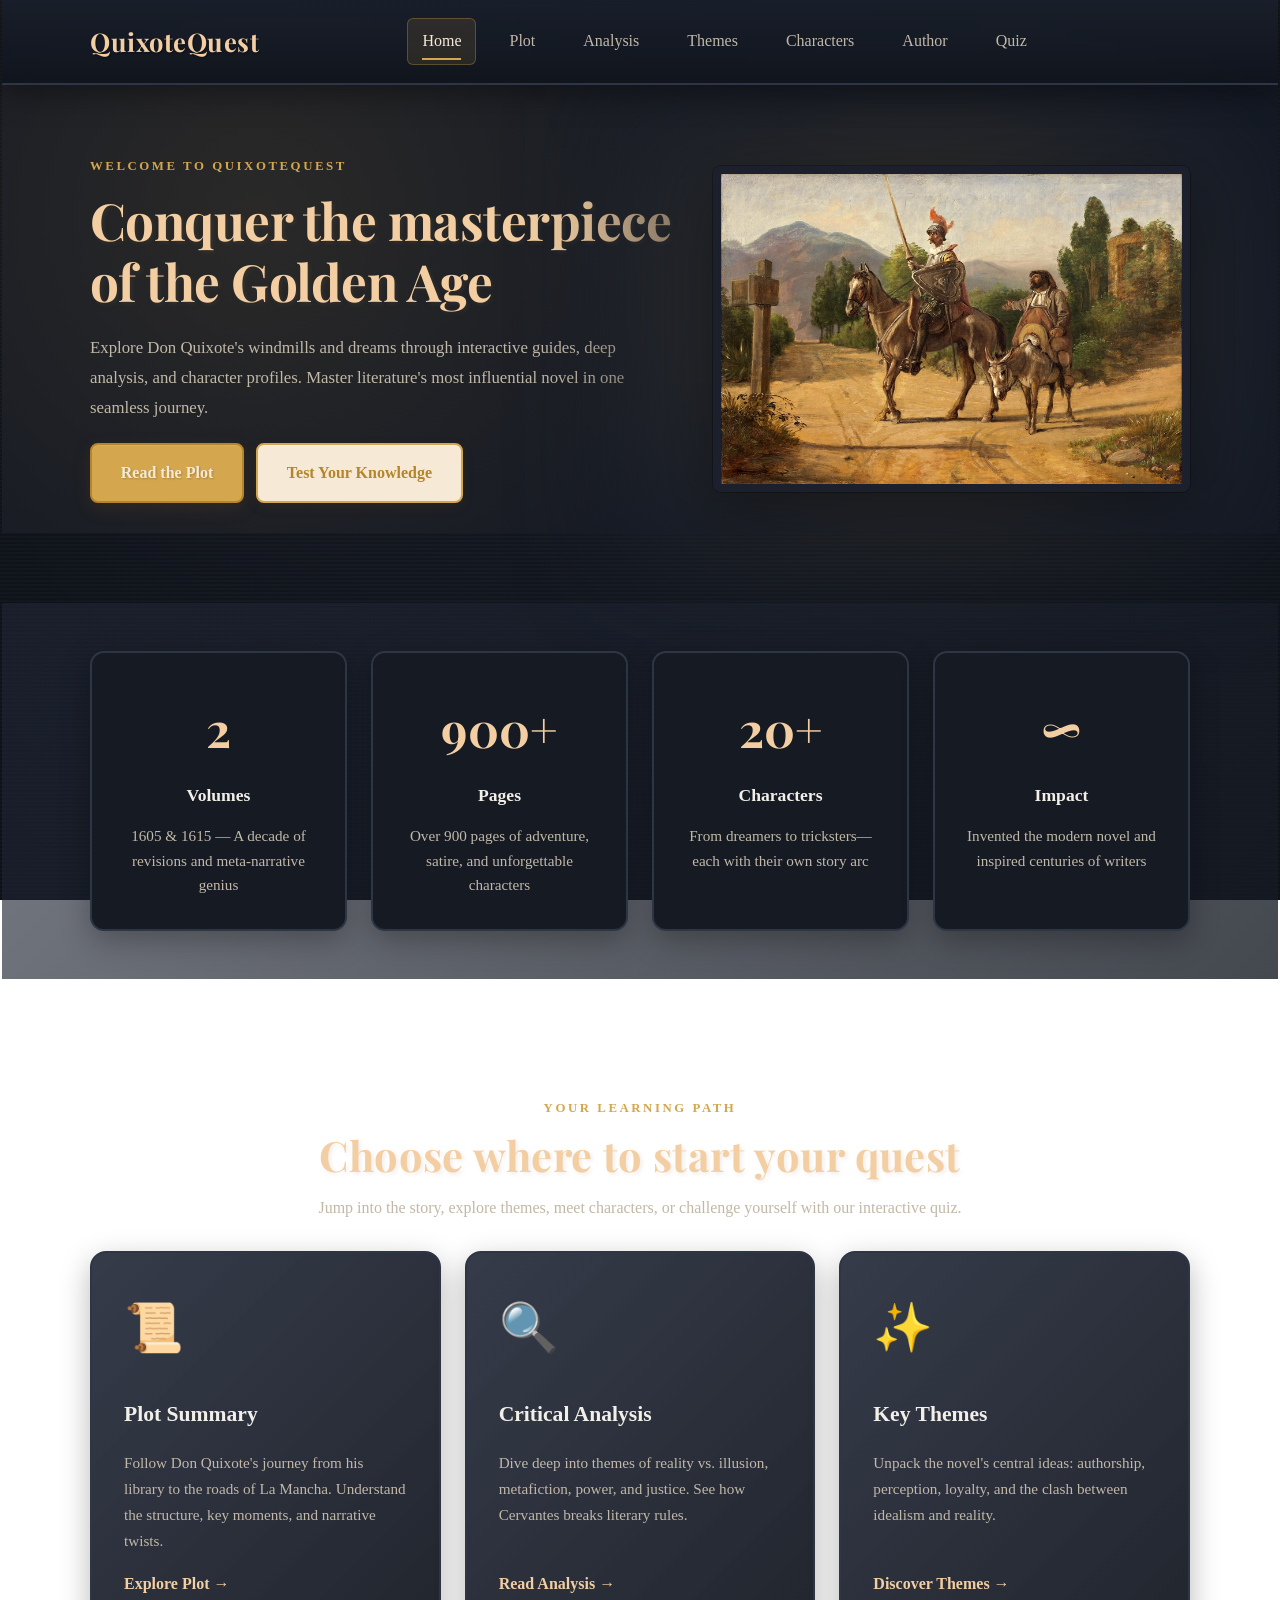
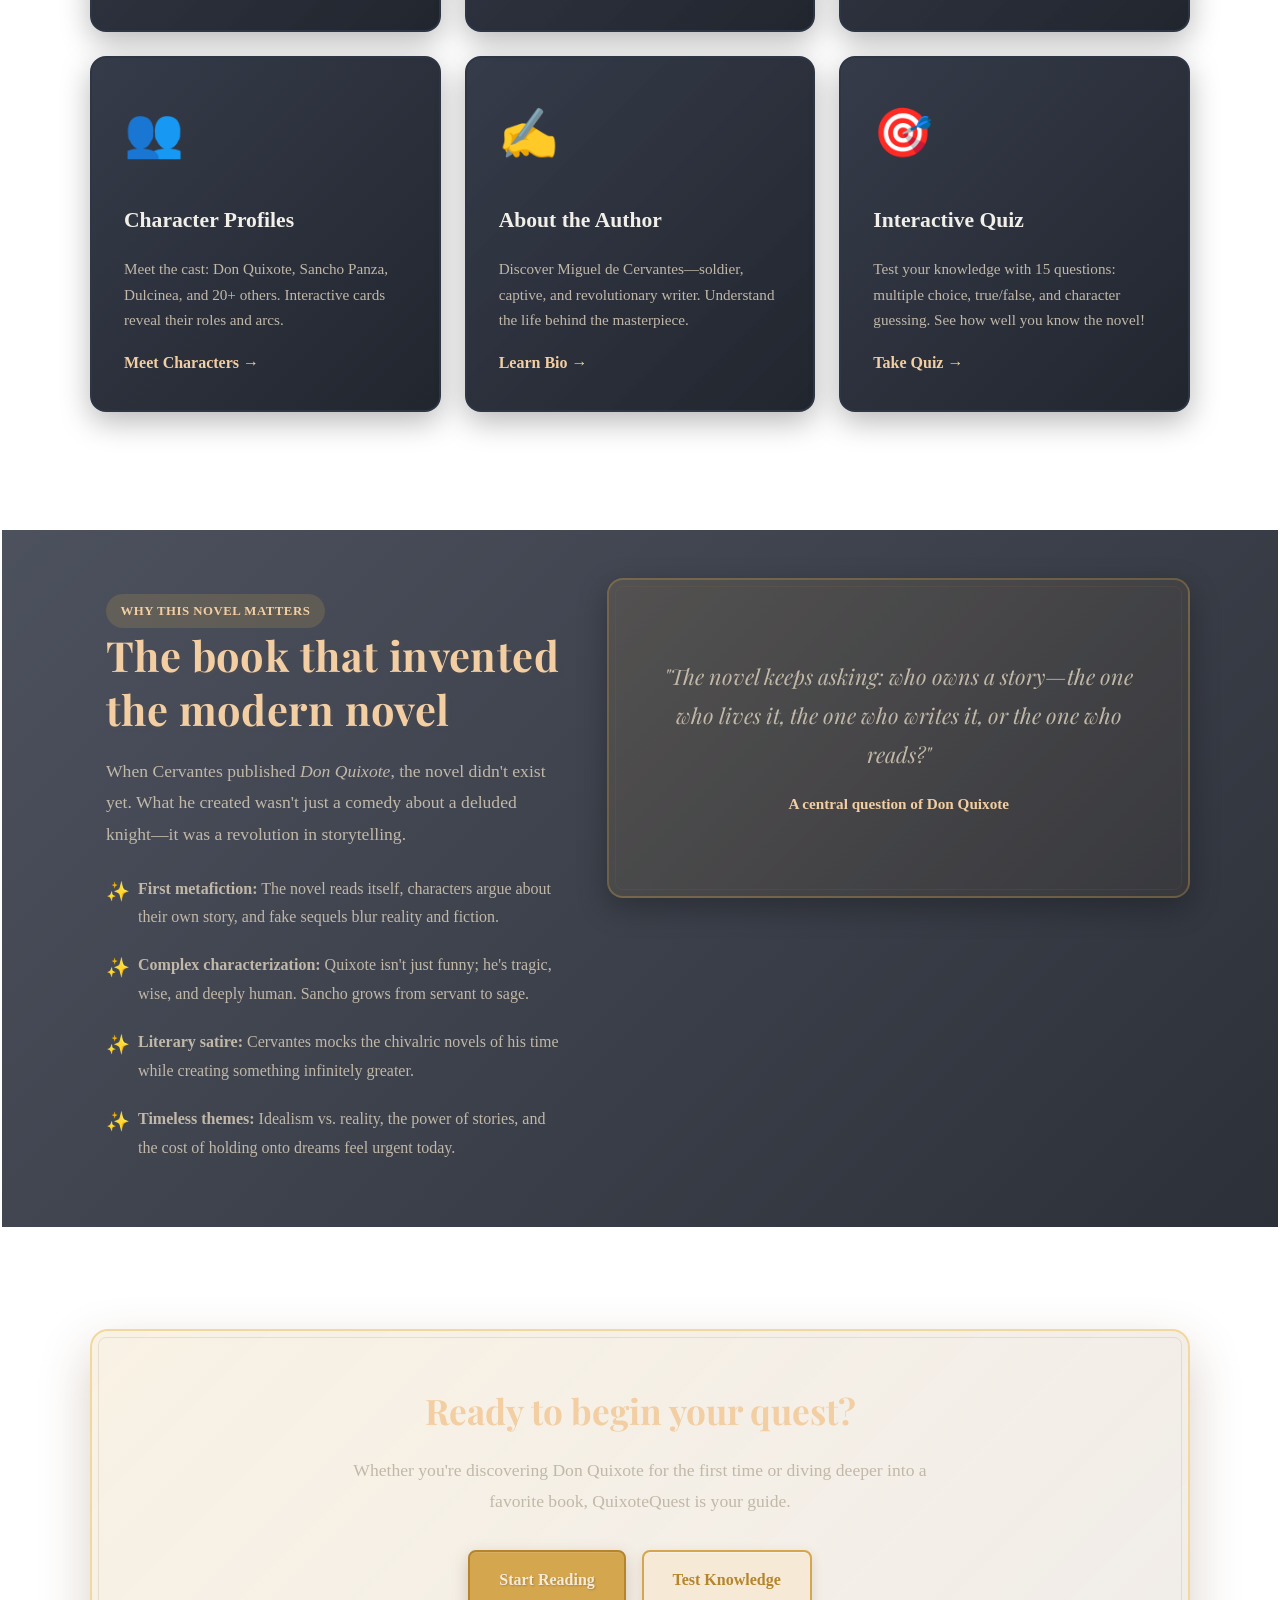
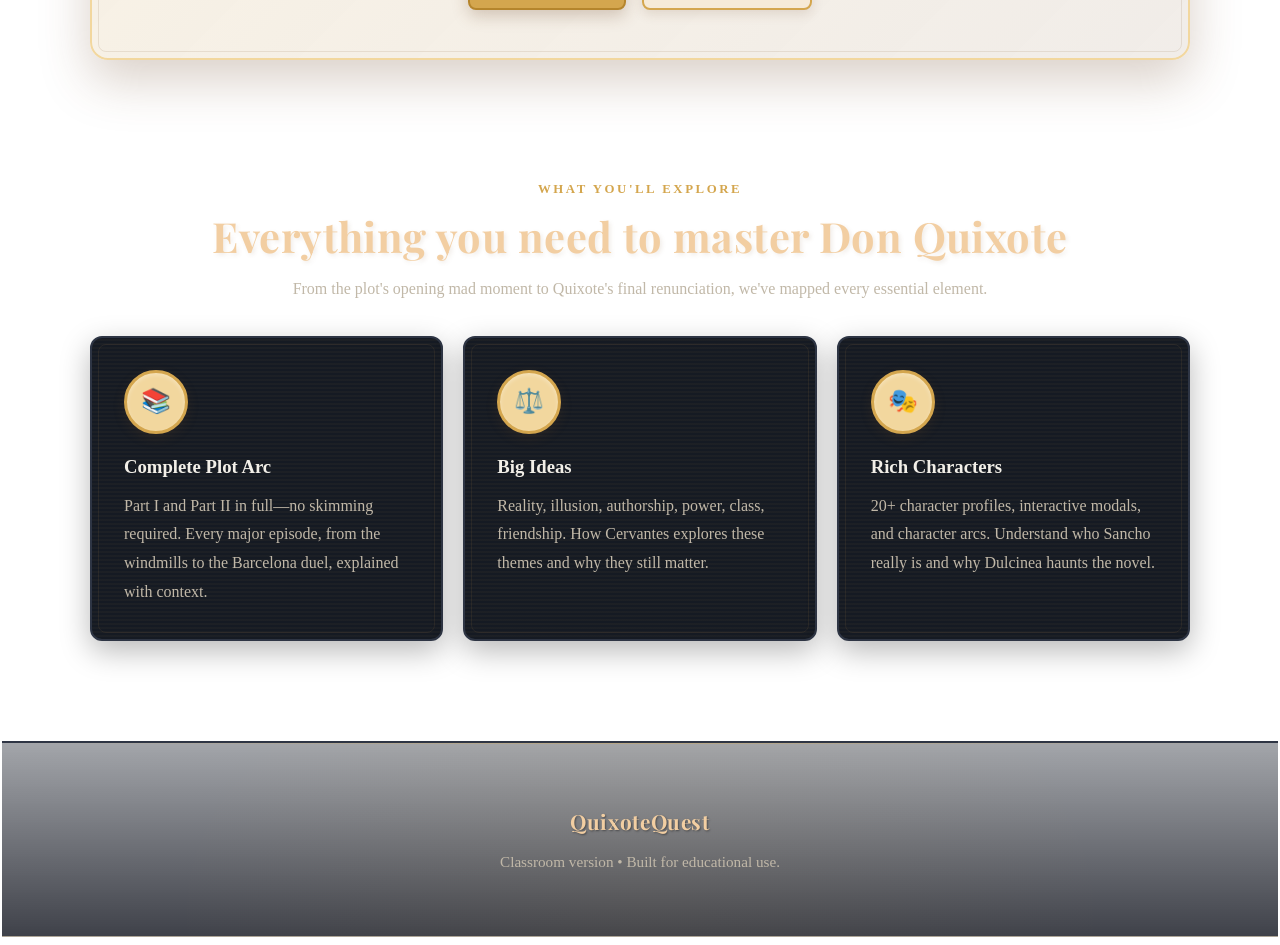
<file: index.html>
<!doctype html>
<html lang="en">
<head>
  <meta charset="utf-8" />
  <meta name="viewport" content="width=device-width,initial-scale=1" />
  <title>QuixoteQuest — Home</title>
  <link rel="preconnect" href="https://fonts.googleapis.com">
  <link rel="preconnect" href="https://fonts.gstatic.com" crossorigin>
  <link href="https://fonts.googleapis.com/css2?family=Inter:wght@400;500;600&family=Playfair+Display:wght@600;700&display=swap" rel="stylesheet">
  <link rel="stylesheet" href="css/style.css">
  <style>
    /* Landing Page Specific Styles */
    .stats-section {
      background: linear-gradient(135deg, rgba(32, 38, 54, 0.6), rgba(21, 26, 35, 0.8));
      padding: 3rem 0;
    }

    .stats-grid {
      display: grid;
      grid-template-columns: repeat(auto-fit, minmax(240px, 1fr));
      gap: 1.5rem;
    }

    .stat-card {
      background: var(--card);
      border: 2px solid var(--border);
      border-radius: 14px;
      padding: 2rem;
      text-align: center;
      transition: all 0.4s ease;
      position: relative;
      overflow: hidden;
      box-shadow: var(--shadow);
    }

    .stat-card::before {
      content: '';
      position: absolute;
      top: 0;
      left: 0;
      right: 0;
      height: 4px;
      background: linear-gradient(90deg, var(--brown), var(--brown-light));
      transform: scaleX(0);
      transform-origin: left;
      transition: transform 0.5s ease;
    }

    .stat-card:hover::before {
      transform: scaleX(1);
    }

    .stat-card:hover {
      transform: translateY(-8px);
      border-color: var(--brown-light);
      box-shadow: 0 16px 40px rgba(107, 68, 35, 0.25);
    }

    .stat-number {
      font-size: 3rem;
      font-weight: 700;
      color: var(--sepia);
      font-family: "Playfair Display", serif;
      margin-bottom: 0.5rem;
    }

    .stat-label {
      font-size: 1.1rem;
      color: var(--ink);
      font-weight: 700;
      margin-bottom: 0.8rem;
    }

    .stat-desc {
      color: var(--muted);
      font-size: 0.95rem;
      line-height: 1.6;
    }

    /* Featured Section Styles */
    .featured-section {
      padding: 3rem 0;
    }

    .featured-grid {
      display: grid;
      grid-template-columns: repeat(auto-fit, minmax(280px, 1fr));
      gap: 1.5rem;
    }

    .featured-card {
      background: linear-gradient(135deg, rgba(32, 38, 54, 0.9), rgba(21, 26, 35, 0.95));
      border: 2px solid var(--border);
      border-radius: 16px;
      padding: 2rem;
      position: relative;
      overflow: hidden;
      transition: all 0.4s ease;
      display: flex;
      flex-direction: column;
      gap: 1rem;
      box-shadow: var(--shadow);
    }

    .featured-card::before {
      content: '';
      position: absolute;
      top: -50%;
      right: -50%;
      width: 200%;
      height: 200%;
      background: radial-gradient(circle, rgba(212, 166, 78, 0.15), transparent 70%);
      opacity: 0;
      transition: opacity 0.4s ease;
      pointer-events: none;
    }

    .featured-card:hover::before {
      opacity: 1;
    }

    .featured-card:hover {
      transform: translateY(-12px);
      border-color: var(--accent-color, #d4a64e);
      box-shadow: 0 20px 50px rgba(107, 68, 35, 0.3);
    }

    .featured-icon {
      font-size: 3rem;
      margin-bottom: 0.5rem;
      transition: transform 0.3s ease;
    }

    .featured-card:hover .featured-icon {
      transform: scale(1.15) rotate(-5deg);
    }

    .featured-title {
      font-size: 1.35rem;
      color: var(--ink);
      margin: 0;
      font-weight: 700;
      position: relative;
      z-index: 1;
    }

    .featured-desc {
      color: var(--muted);
      font-size: 0.95rem;
      line-height: 1.7;
      flex-grow: 1;
      position: relative;
      z-index: 1;
    }

    .featured-link {
      color: var(--sepia);
      font-weight: 700;
      text-decoration: none;
      display: inline-flex;
      align-items: center;
      gap: 6px;
      transition: all 0.3s ease;
      position: relative;
      z-index: 1;
      width: fit-content;
    }

    .featured-link::after {
      content: '';
      position: absolute;
      bottom: -2px;
      left: 0;
      width: 0;
      height: 2px;
      background: var(--brown);
      transition: width 0.3s ease;
    }

    .featured-card:hover .featured-link::after {
      width: 100%;
    }

    /* Why Section */
    .why-section {
      background: linear-gradient(135deg, rgba(32, 38, 54, 0.8), rgba(21, 26, 35, 0.9));
      padding: 3rem 0;
    }

    .why-content {
      display: grid;
      grid-template-columns: 1fr 1.2fr;
      gap: 2rem;
      align-items: start;
    }

    .why-text {
      padding: 1rem;
    }

    .why-list {
      list-style: none;
      padding: 0;
      margin-top: 1.5rem;
      display: grid;
      gap: 1.2rem;
    }

    .why-list li {
      padding-left: 2rem;
      position: relative;
      color: var(--muted);
      line-height: 1.8;
    }

    .why-list li::before {
      content: '✨';
      position: absolute;
      left: 0;
      top: 0;
      font-size: 1.2rem;
    }

    .why-visual {
      background: linear-gradient(135deg, rgba(212, 166, 78, 0.12), rgba(117, 76, 36, 0.08));
      border: 2px solid rgba(212, 166, 78, 0.3);
      padding: 2.5rem;
      border-radius: 16px;
      display: flex;
      align-items: center;
      justify-content: center;
      min-height: 320px;
    }

    .why-quote {
      text-align: center;
    }

    .quote-large {
      font-size: 1.35rem;
      color: var(--ink);
      font-style: italic;
      line-height: 1.8;
      margin: 0 0 1rem;
      font-family: "Playfair Display", serif;
    }

    .quote-attr {
      color: var(--sepia);
      font-weight: 700;
      font-size: 0.95rem;
    }

    /* CTA Section */
    .cta-section {
      padding: 2rem 0 3rem;
    }

    .cta-box {
      background: linear-gradient(135deg, rgba(212, 166, 78, 0.15), rgba(117, 76, 36, 0.1));
      border: 2px solid var(--brown-light);
      text-align: center;
      padding: 3rem;
      border-radius: 18px;
      box-shadow: 0 20px 50px rgba(107, 68, 35, 0.25);
    }

    .cta-title {
      font-size: 2.2rem;
      color: var(--sepia);
      margin-bottom: 0.8rem;
      font-family: "Playfair Display", serif;
      font-weight: 700;
    }

    .cta-text {
      font-size: 1.1rem;
      color: var(--muted);
      max-width: 600px;
      margin: 0 auto 2rem;
      line-height: 1.8;
    }

    .cta-buttons {
      display: flex;
      gap: 1rem;
      justify-content: center;
      flex-wrap: wrap;
    }

    /* Responsive */
    @media (max-width: 992px) {
      .why-content {
        grid-template-columns: 1fr;
      }

      .cta-box {
        padding: 2rem;
      }

      .cta-title {
        font-size: 1.8rem;
      }
    }

    @media (max-width: 768px) {
      .stats-grid {
        grid-template-columns: repeat(2, 1fr);
        gap: 1rem;
      }

      .stat-card {
        padding: 1.5rem 1rem;
      }

      .stat-number {
        font-size: 2.2rem;
      }

      .featured-grid {
        grid-template-columns: 1fr;
      }

      .cta-buttons {
        flex-direction: column;
      }

      .quote-large {
        font-size: 1.15rem;
      }
    }

    /* Back to Top Button */
    .back-to-top {
      position: fixed;
      bottom: 30px;
      right: 30px;
      width: 50px;
      height: 50px;
      background: var(--brown);
      border: none;
      border-radius: 50%;
      cursor: pointer;
      display: flex;
      align-items: center;
      justify-content: center;
      font-size: 1.5rem;
      color: var(--parchment);
      box-shadow: 0 8px 20px rgba(107, 68, 35, 0.4);
      transition: all 0.3s ease;
      opacity: 0;
      visibility: hidden;
      transform: scale(0);
      z-index: 100;
    }

    .back-to-top.show {
      opacity: 1;
      visibility: visible;
      animation: popIn 0.5s cubic-bezier(0.68, -0.55, 0.265, 1.55) forwards;
    }

    @keyframes popIn {
      0% {
        transform: scale(0);
        opacity: 0;
      }
      50% {
        transform: scale(1.15);
      }
      100% {
        transform: scale(1);
        opacity: 1;
      }
    }

    .back-to-top:hover {
      background: var(--brown-dark);
      transform: scale(1.1) translateY(-5px);
      box-shadow: 0 12px 28px rgba(107, 68, 35, 0.5);
    }

    .back-to-top:active {
      transform: scale(0.95);
    }

    @media (max-width: 768px) {
      .back-to-top {
        bottom: 20px;
        right: 20px;
        width: 45px;
        height: 45px;
        font-size: 1.2rem;
      }
    }
  </style>
</head>

<body>
  <div id="top"></div>
  <div class="page-frame" aria-hidden="true"></div>
  <div class="page-shell">
    <!-- BACK TO TOP BUTTON -->
    <button class="back-to-top" id="backToTopBtn" title="Back to top">↑</button>
    <!-- NAVIGATION -->
    <header class="nav-shell">
      <div class="nav-inner">
        <a class="brand" href="index.html">QuixoteQuest</a>
        <nav class="nav-menu" id="navMenu">
          <a href="index.html" class="active">Home</a>
          <a href="plot.html">Plot</a>
          <a href="analysis.html">Analysis</a>
          <a href="themes.html">Themes</a>
          <a href="characters.html">Characters</a>
          <a href="author.html">Author</a>
          <a href="quiz.html">Quiz</a>
        </nav>
        <div class="nav-cta">
          <button class="hamburger" id="hamburger" aria-label="Toggle menu">
            <span class="hamburger-line"></span>
            <span class="hamburger-line"></span>
            <span class="hamburger-line"></span>
          </button>
        </div>
      </div>
    </header>

    <!-- HERO -->
    <section class="hero" id="home">
      <div class="container hero-grid">
        <div class="hero-copy">
          <p class="eyebrow">Welcome to QuixoteQuest</p>
          <h1 class="hero-title">Conquer the masterpiece of the Golden Age</h1>
          <p class="lead">Explore Don Quixote's windmills and dreams through interactive guides, deep analysis, and character profiles. Master literature's most influential novel in one seamless journey.</p>
          <div class="cta-row">
            <a class="btn" href="plot.html">Read the Plot</a>
            <a class="btn ghost" href="quiz.html">Test Your Knowledge</a>
          </div>
        </div>
        <div class="hero-visual">
          <div class="hero-blob"></div>
          <img src="images/bgbg.jpg" alt="Illustration inspired by Don Quixote" class="hero-img">
        </div>
      </div>
    </section>

    <!-- QUICK STATS -->
    <section class="section stats-section">
      <div class="container stats-grid">
        <div class="stat-card">
          <div class="stat-number">2</div>
          <div class="stat-label">Volumes</div>
          <p class="stat-desc">1605 & 1615 — A decade of revisions and meta-narrative genius</p>
        </div>
        <div class="stat-card">
          <div class="stat-number">900+</div>
          <div class="stat-label">Pages</div>
          <p class="stat-desc">Over 900 pages of adventure, satire, and unforgettable characters</p>
        </div>
        <div class="stat-card">
          <div class="stat-number">20+</div>
          <div class="stat-label">Characters</div>
          <p class="stat-desc">From dreamers to tricksters—each with their own story arc</p>
        </div>
        <div class="stat-card">
          <div class="stat-number">∞</div>
          <div class="stat-label">Impact</div>
          <p class="stat-desc">Invented the modern novel and inspired centuries of writers</p>
        </div>
      </div>
    </section>

    <!-- FEATURED SECTIONS -->
    <section class="section featured-section">
      <div class="container section-heading">
        <p class="eyebrow">Your Learning Path</p>
        <h2 class="section-title">Choose where to start your quest</h2>
        <p class="section-lead">Jump into the story, explore themes, meet characters, or challenge yourself with our interactive quiz.</p>
      </div>
      <div class="container featured-grid">
        <article class="featured-card" style="--accent-color: #d4a64e;">
          <div class="featured-icon">📜</div>
          <h3 class="featured-title">Plot Summary</h3>
          <p class="featured-desc">Follow Don Quixote's journey from his library to the roads of La Mancha. Understand the structure, key moments, and narrative twists.</p>
          <a href="plot.html" class="featured-link">Explore Plot →</a>
        </article>

        <article class="featured-card" style="--accent-color: #b5852c;">
          <div class="featured-icon">🔍</div>
          <h3 class="featured-title">Critical Analysis</h3>
          <p class="featured-desc">Dive deep into themes of reality vs. illusion, metafiction, power, and justice. See how Cervantes breaks literary rules.</p>
          <a href="analysis.html" class="featured-link">Read Analysis →</a>
        </article>

        <article class="featured-card" style="--accent-color: #754c24;">
          <div class="featured-icon">✨</div>
          <h3 class="featured-title">Key Themes</h3>
          <p class="featured-desc">Unpack the novel's central ideas: authorship, perception, loyalty, and the clash between idealism and reality.</p>
          <a href="themes.html" class="featured-link">Discover Themes →</a>
        </article>

        <article class="featured-card" style="--accent-color: #8b6f47;">
          <div class="featured-icon">👥</div>
          <h3 class="featured-title">Character Profiles</h3>
          <p class="featured-desc">Meet the cast: Don Quixote, Sancho Panza, Dulcinea, and 20+ others. Interactive cards reveal their roles and arcs.</p>
          <a href="characters.html" class="featured-link">Meet Characters →</a>
        </article>

        <article class="featured-card" style="--accent-color: #d4a64e;">
          <div class="featured-icon">✍️</div>
          <h3 class="featured-title">About the Author</h3>
          <p class="featured-desc">Discover Miguel de Cervantes—soldier, captive, and revolutionary writer. Understand the life behind the masterpiece.</p>
          <a href="author.html" class="featured-link">Learn Bio →</a>
        </article>

        <article class="featured-card" style="--accent-color: #b5852c;">
          <div class="featured-icon">🎯</div>
          <h3 class="featured-title">Interactive Quiz</h3>
          <p class="featured-desc">Test your knowledge with 15 questions: multiple choice, true/false, and character guessing. See how well you know the novel!</p>
          <a href="quiz.html" class="featured-link">Take Quiz →</a>
        </article>
      </div>
    </section>

    <!-- WHY QUIXOTE MATTERS -->
    <section class="section why-section">
      <div class="container">
        <div class="why-content">
          <div class="why-text">
            <span class="pill-label">Why This Novel Matters</span>
            <h2 class="section-title">The book that invented the modern novel</h2>
            <p style="color: var(--muted); font-size: 1.1rem; line-height: 1.8; margin: 1.2rem 0;">
              When Cervantes published <em>Don Quixote</em>, the novel didn't exist yet. What he created wasn't just a comedy about a deluded knight—it was a revolution in storytelling.
            </p>
            <ul class="why-list">
              <li><strong>First metafiction:</strong> The novel reads itself, characters argue about their own story, and fake sequels blur reality and fiction.</li>
              <li><strong>Complex characterization:</strong> Quixote isn't just funny; he's tragic, wise, and deeply human. Sancho grows from servant to sage.</li>
              <li><strong>Literary satire:</strong> Cervantes mocks the chivalric novels of his time while creating something infinitely greater.</li>
              <li><strong>Timeless themes:</strong> Idealism vs. reality, the power of stories, and the cost of holding onto dreams feel urgent today.</li>
            </ul>
          </div>
          <div class="why-visual card-soft">
            <div class="why-quote">
              <p class="quote-large">
                "The novel keeps asking: who owns a story—the one who lives it, the one who writes it, or the one who reads?"
              </p>
              <span class="quote-attr">A central question of Don Quixote</span>
            </div>
          </div>
        </div>
      </div>
    </section>

    <!-- CTA SECTION -->
    <section class="section cta-section">
      <div class="container cta-box card-soft">
        <h2 class="cta-title">Ready to begin your quest?</h2>
        <p class="cta-text">Whether you're discovering Don Quixote for the first time or diving deeper into a favorite book, QuixoteQuest is your guide.</p>
        <div class="cta-buttons">
          <a href="plot.html" class="btn">Start Reading</a>
          <a href="quiz.html" class="btn ghost">Test Knowledge</a>
        </div>
      </div>
    </section>

    <!-- WHAT YOU'LL EXPLORE -->
    <section class="section">
      <div class="container section-heading">
        <p class="eyebrow">What you'll explore</p>
        <h2 class="section-title">Everything you need to master Don Quixote</h2>
        <p class="section-lead">From the plot's opening mad moment to Quixote's final renunciation, we've mapped every essential element.</p>
      </div>
      <div class="container feature-grid">
        <article class="card-soft">
          <div class="icon-dot">📚</div>
          <h3>Complete Plot Arc</h3>
          <p>Part I and Part II in full—no skimming required. Every major episode, from the windmills to the Barcelona duel, explained with context.</p>
        </article>
        <article class="card-soft">
          <div class="icon-dot">⚖️</div>
          <h3>Big Ideas</h3>
          <p>Reality, illusion, authorship, power, class, friendship. How Cervantes explores these themes and why they still matter.</p>
        </article>
        <article class="card-soft">
          <div class="icon-dot">🎭</div>
          <h3>Rich Characters</h3>
          <p>20+ character profiles, interactive modals, and character arcs. Understand who Sancho really is and why Dulcinea haunts the novel.</p>
        </article>
      </div>
    </section>

    <footer class="footer">
      <div class="container footer-inner">
        <div>
          <h4 class="brand">QuixoteQuest</h4>
          <p class="muted">Classroom version • Built for educational use.</p>
        </div>
      </div>
    </footer>
  </div>
  <script src="js/main.js"></script>
  <script>
    // Back to Top Button with Pop Animation
    const backToTopBtn = document.getElementById('backToTopBtn');
    
    window.addEventListener('scroll', () => {
      if (window.scrollY > 300) {
        backToTopBtn.classList.add('show');
      } else {
        backToTopBtn.classList.remove('show');
      }
    });

    backToTopBtn.addEventListener('click', () => {
      window.scrollTo({
        top: 0,
        behavior: 'smooth'
      });
    });
  </script>
</body>
</html>
</file>
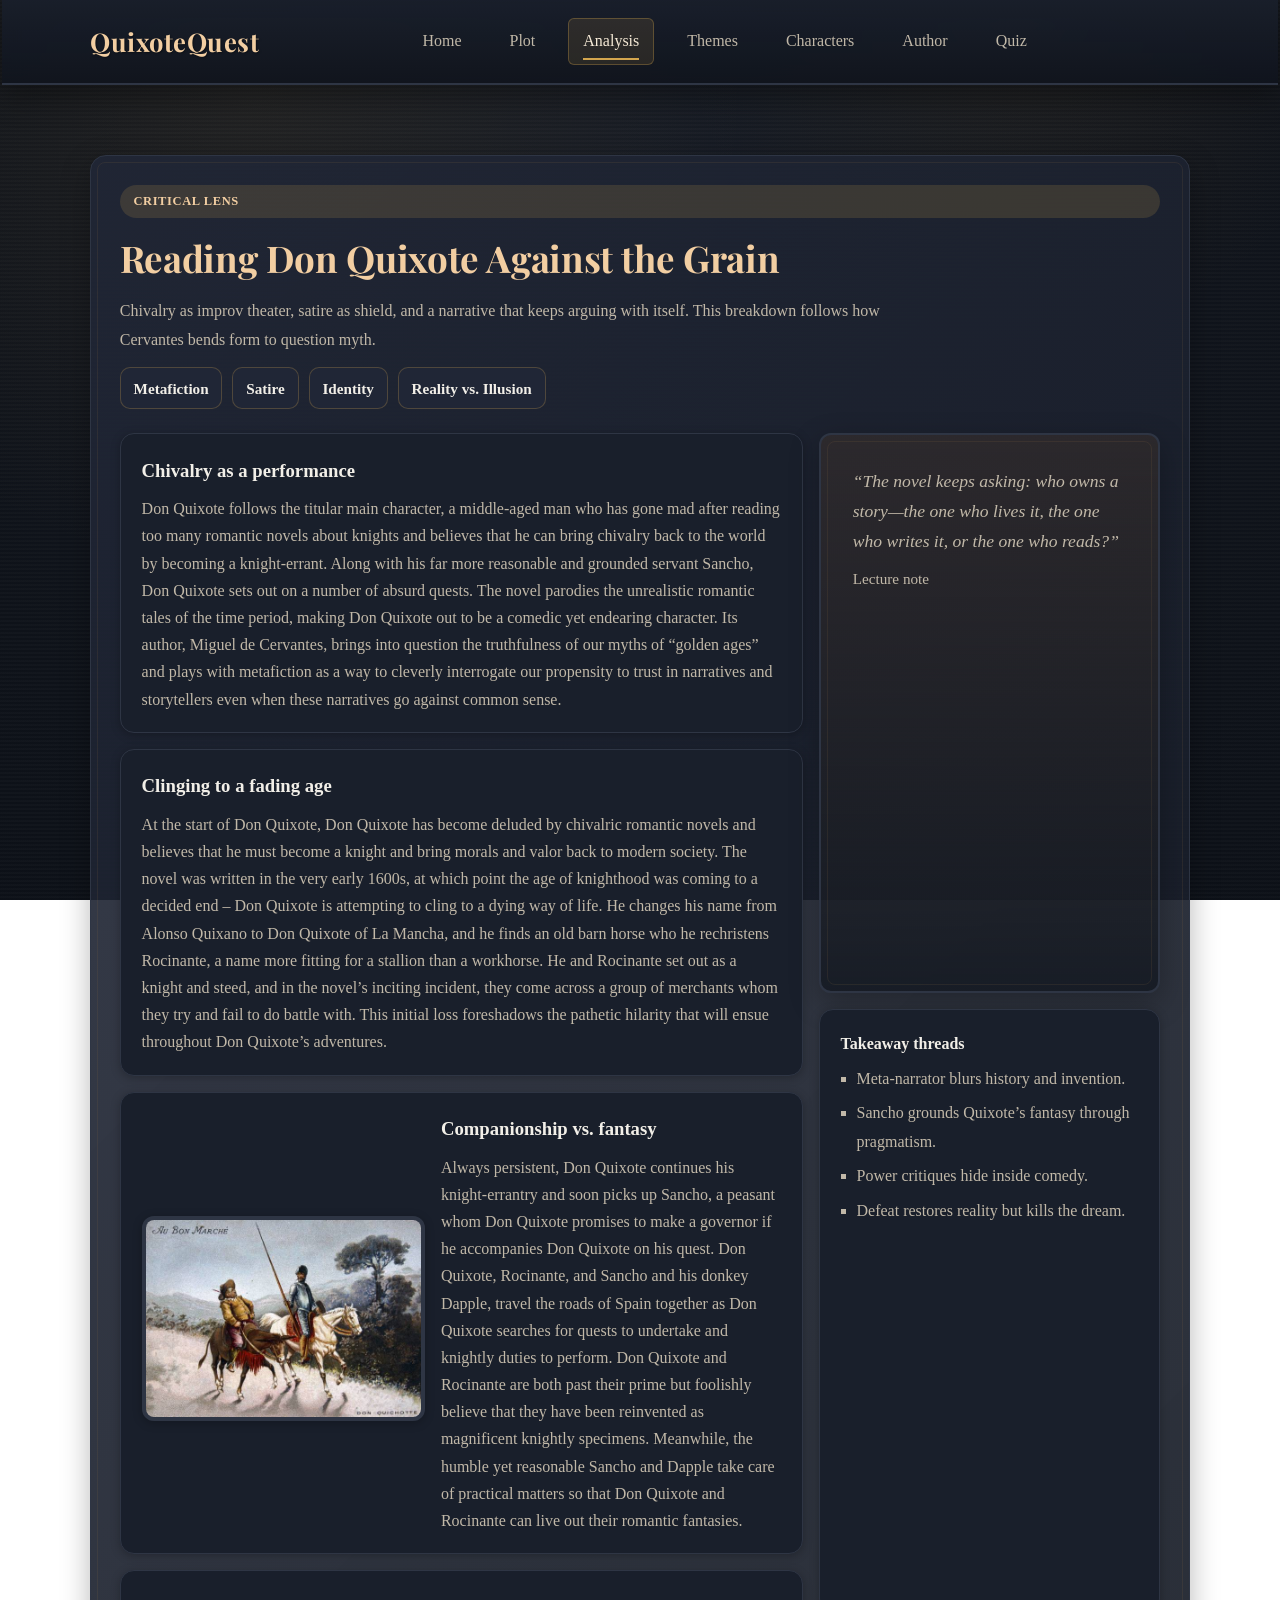
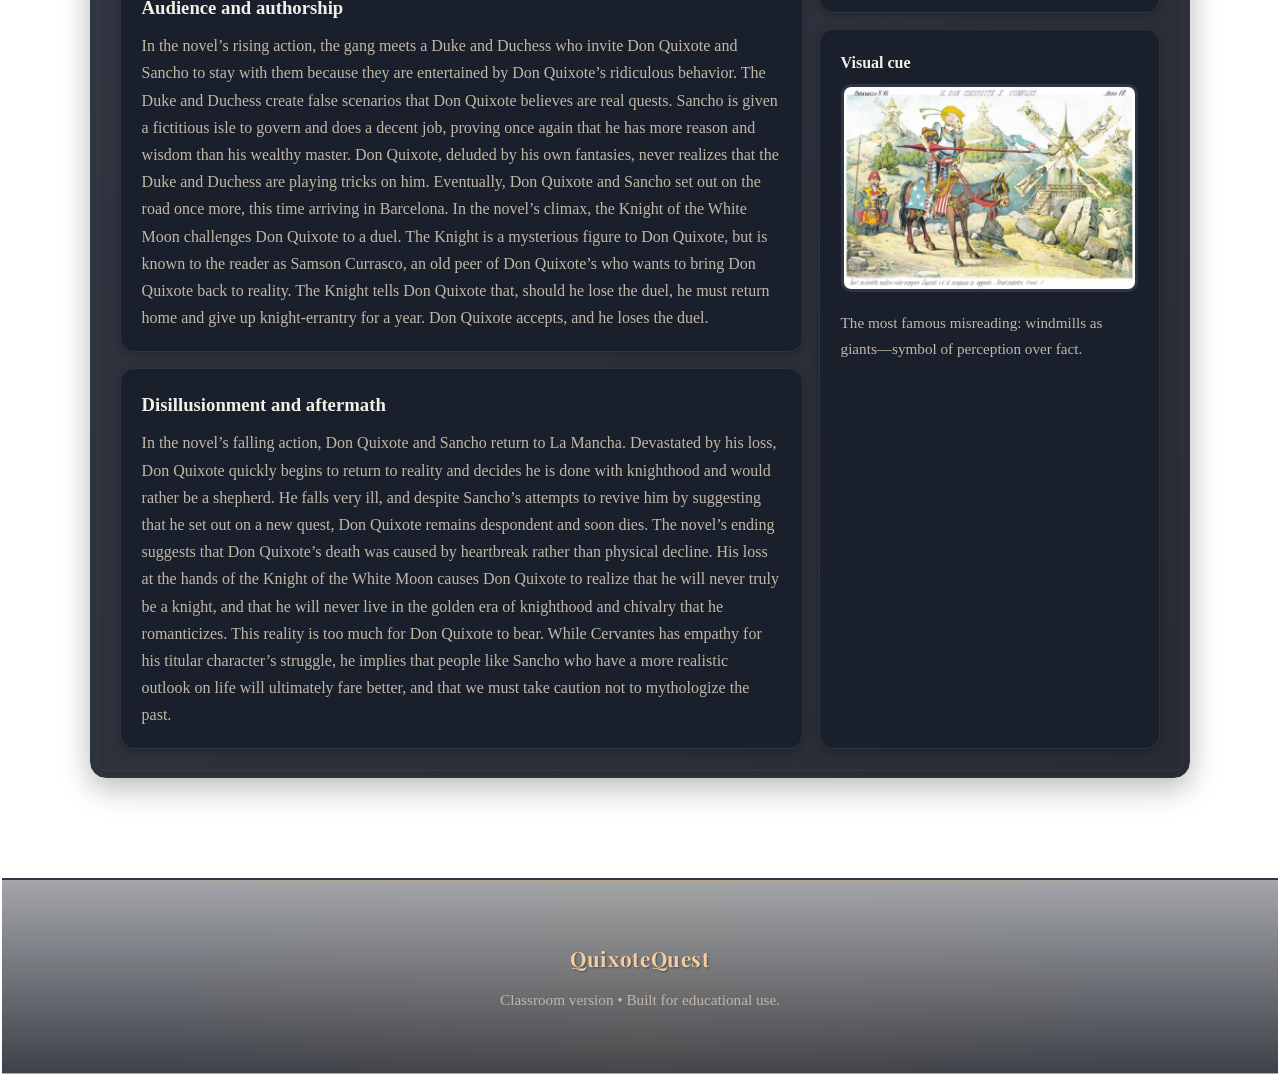
<file: analysis.html>
<!doctype html>
<html lang="en">
<head>
  <meta charset="utf-8" />
  <meta name="viewport" content="width=device-width,initial-scale=1" />
  <title>QuixoteQuest — Analysis</title>
  <link rel="preconnect" href="https://fonts.googleapis.com">
  <link rel="preconnect" href="https://fonts.gstatic.com" crossorigin>
  <link href="https://fonts.googleapis.com/css2?family=Inter:wght@400;500;600&family=Playfair+Display:wght@600;700&display=swap" rel="stylesheet">
  <link rel="stylesheet" href="css/style.css">
  <style>
    .back-to-top {
      position: fixed;
      bottom: 30px;
      right: 30px;
      width: 50px;
      height: 50px;
      background: var(--brown);
      border: none;
      border-radius: 50%;
      cursor: pointer;
      display: flex;
      align-items: center;
      justify-content: center;
      font-size: 1.5rem;
      color: var(--parchment);
      box-shadow: 0 8px 20px rgba(107, 68, 35, 0.4);
      transition: all 0.3s ease;
      opacity: 0;
      visibility: hidden;
      transform: scale(0);
      z-index: 100;
    }
    .back-to-top.show {
      opacity: 1;
      visibility: visible;
      animation: popIn 0.5s cubic-bezier(0.68, -0.55, 0.265, 1.55) forwards;
    }
    @keyframes popIn {
      0% { transform: scale(0); opacity: 0; }
      50% { transform: scale(1.15); }
      100% { transform: scale(1); opacity: 1; }
    }
    .back-to-top:hover {
      background: var(--brown-dark);
      transform: scale(1.1) translateY(-5px);
      box-shadow: 0 12px 28px rgba(107, 68, 35, 0.5);
    }
    .back-to-top:active { transform: scale(0.95); }
    @media (max-width: 768px) {
      .back-to-top {
        bottom: 20px;
        right: 20px;
        width: 45px;
        height: 45px;
        font-size: 1.2rem;
      }
    }
  </style>
</head>

<body>
  <div id="top"></div>
  <div class="page-frame" aria-hidden="true"></div>
  <div class="page-shell">
    <button class="back-to-top" id="backToTopBtn" title="Back to top">↑</button>
    <header class="nav-shell">
      <div class="nav-inner">
        <a class="brand" href="index.html">QuixoteQuest</a>
        <nav class="nav-menu" id="navMenu">
          <a href="index.html">Home</a>
          <a href="plot.html">Plot</a>
          <a href="analysis.html" class="active">Analysis</a>
          <a href="themes.html">Themes</a>
          <a href="characters.html">Characters</a>
          <a href="author.html">Author</a>
          <a href="quiz.html">Quiz</a>
        </nav>
        <div class="nav-cta">
          <button class="hamburger" id="hamburger" aria-label="Toggle menu">
            <span class="hamburger-line"></span>
            <span class="hamburger-line"></span>
            <span class="hamburger-line"></span>
          </button>
        </div>
      </div>
    </header>



    <section class="section" id="analysis">
      <div class="container">
        <div class="analysis-wrap card-soft">
          <div class="analysis-intro">
            <span class="analysis-badge">Critical Lens</span>
            <h1 class="analysis-title">Reading Don Quixote Against the Grain</h1>
            <p class="analysis-lead">Chivalry as improv theater, satire as shield, and a narrative that keeps arguing with itself. This breakdown follows how Cervantes bends form to question myth.</p>
            <div class="theme-pills">
              <span class="theme-chip">Metafiction</span>
              <span class="theme-chip">Satire</span>
              <span class="theme-chip">Identity</span>
              <span class="theme-chip">Reality vs. Illusion</span>
            </div>
          </div>

          <div class="analysis-grid">
            <div class="analysis-main">
              <article class="insight-card">
                <h3>Chivalry as a performance</h3>
                <p>
                  Don Quixote follows the titular main character, a middle-aged man who has gone mad after reading too many romantic novels
                  about knights and believes that he can bring chivalry back to the world by becoming a knight-errant. Along with his far
                  more reasonable and grounded servant Sancho, Don Quixote sets out on a number of absurd quests. The novel parodies the
                  unrealistic romantic tales of the time period, making Don Quixote out to be a comedic yet endearing character.
                  Its author, Miguel de Cervantes, brings into question the truthfulness of our myths of “golden ages” and plays with
                  metafiction as a way to cleverly interrogate our propensity to trust in narratives and storytellers even when these narratives go against common sense.
                </p>
              </article>

              <article class="insight-card">
                <h3>Clinging to a fading age</h3>
                <p>
                  At the start of Don Quixote, Don Quixote has become deluded by chivalric romantic novels and believes that he must become
                  a knight and bring morals and valor back to modern society. The novel was written in the very early 1600s, at which point
                  the age of knighthood was coming to a decided end – Don Quixote is attempting to cling to a dying way of life. He changes
                  his name from Alonso Quixano to Don Quixote of La Mancha, and he finds an old barn horse who he rechristens Rocinante,
                  a name more fitting for a stallion than a workhorse. He and Rocinante set out as a knight and steed, and in the novel’s inciting incident,
                  they come across a group of merchants whom they try and fail to do battle with. This initial loss foreshadows the pathetic hilarity that
                  will ensue throughout Don Quixote’s adventures.
                </p>
              </article>

              <article class="insight-card image-card">
                <div class="image-card__media" aria-hidden="true">
                  <img src="images/summ.jpg" alt="Old book and ink" loading="lazy">
                </div>
                <div class="image-card__body">
                  <h3>Companionship vs. fantasy</h3>
                  <p>
                    Always persistent, Don Quixote continues his knight-errantry and soon picks up Sancho,
                    a peasant whom Don Quixote promises to make a governor if he accompanies Don Quixote on his quest. Don Quixote, Rocinante, and Sancho
                    and his donkey Dapple, travel the roads of Spain together as Don Quixote searches for quests to undertake and knightly duties to perform.
                    Don Quixote and Rocinante are both past their prime but foolishly believe that they have been reinvented as magnificent knightly specimens.
                    Meanwhile, the humble yet reasonable Sancho and Dapple take care of practical matters so that Don Quixote and Rocinante can live out their romantic fantasies.
                  </p>
                </div>
              </article>

              <article class="insight-card">
                <h3>Audience and authorship</h3>
                <p>
                  In the novel’s rising action, the gang meets a Duke and Duchess who invite Don Quixote and Sancho to stay with them because they are entertained
                  by Don Quixote’s ridiculous behavior. The Duke and Duchess create false scenarios that Don Quixote believes are real quests. Sancho is given a
                  fictitious isle to govern and does a decent job, proving once again that he has more reason and wisdom than his wealthy master. Don Quixote,
                  deluded by his own fantasies, never realizes that the Duke and Duchess are playing tricks on him. Eventually, Don Quixote and Sancho set out
                  on the road once more, this time arriving in Barcelona. In the novel’s climax, the Knight of the White Moon challenges Don Quixote to a duel.
                  The Knight is a mysterious figure to Don Quixote, but is known to the reader as Samson Currasco, an old peer of Don Quixote’s who wants to
                  bring Don Quixote back to reality. The Knight tells Don Quixote that, should he lose the duel, he must return home and give up knight-errantry
                  for a year. Don Quixote accepts, and he loses the duel.
                </p>
              </article>

              <article class="insight-card">
                <h3>Disillusionment and aftermath</h3>
                <p>
                  In the novel’s falling action, Don Quixote and Sancho return to La Mancha. Devastated by his loss, Don Quixote quickly begins to return to reality
                  and decides he is done with knighthood and would rather be a shepherd. He falls very ill, and despite Sancho’s attempts to revive him by suggesting
                  that he set out on a new quest, Don Quixote remains despondent and soon dies. The novel’s ending suggests that Don Quixote’s death was caused by
                  heartbreak rather than physical decline. His loss at the hands of the Knight of the White Moon causes Don Quixote to realize that he will never truly
                  be a knight, and that he will never live in the golden era of knighthood and chivalry that he romanticizes. This reality is too much for Don Quixote to bear.
                  While Cervantes has empathy for his titular character’s struggle, he implies that people like Sancho who have a more realistic outlook on life will ultimately
                  fare better, and that we must take caution not to mythologize the past.
                </p>
              </article>
            </div>

            <aside class="analysis-aside">
              <div class="pull-quote card-soft">
                <p class="quote-text">“The novel keeps asking: who owns a story—the one who lives it, the one who writes it, or the one who reads?”</p>
                <span class="quote-attrib">Lecture note</span>
              </div>

              <div class="insight-card mini-card">
                <h4>Takeaway threads</h4>
                <ul class="beat-list">
                  <li>Meta-narrator blurs history and invention.</li>
                  <li>Sancho grounds Quixote’s fantasy through pragmatism.</li>
                  <li>Power critiques hide inside comedy.</li>
                  <li>Defeat restores reality but kills the dream.</li>
                </ul>
              </div>

              <div class="insight-card mini-card">
                <h4>Visual cue</h4>
                <div class="aside-media">
                  <img src="images/windmill.jpg" alt="Don Quixote tilting at windmills" loading="lazy">
                </div>
                <p class="aside-caption">The most famous misreading: windmills as giants—symbol of perception over fact.</p>
              </div>
            </aside>
          </div>
        </div>
      </div>
    </section>

    <footer class="footer">
      <div class="container footer-inner">
        <div>
          <h4 class="brand">QuixoteQuest</h4>
          <p class="muted">Classroom version • Built for educational use.</p>
        </div>
      </div>
    </footer>
  </div>
  <script src="js/main.js"></script>
  <script>
    const backToTopBtn = document.getElementById('backToTopBtn');
    window.addEventListener('scroll', () => {
      if (window.scrollY > 300) {
        backToTopBtn.classList.add('show');
      } else {
        backToTopBtn.classList.remove('show');
      }
    });
    backToTopBtn.addEventListener('click', () => {
      window.scrollTo({ top: 0, behavior: 'smooth' });
    });
  </script>
</body>
</html>
</file>
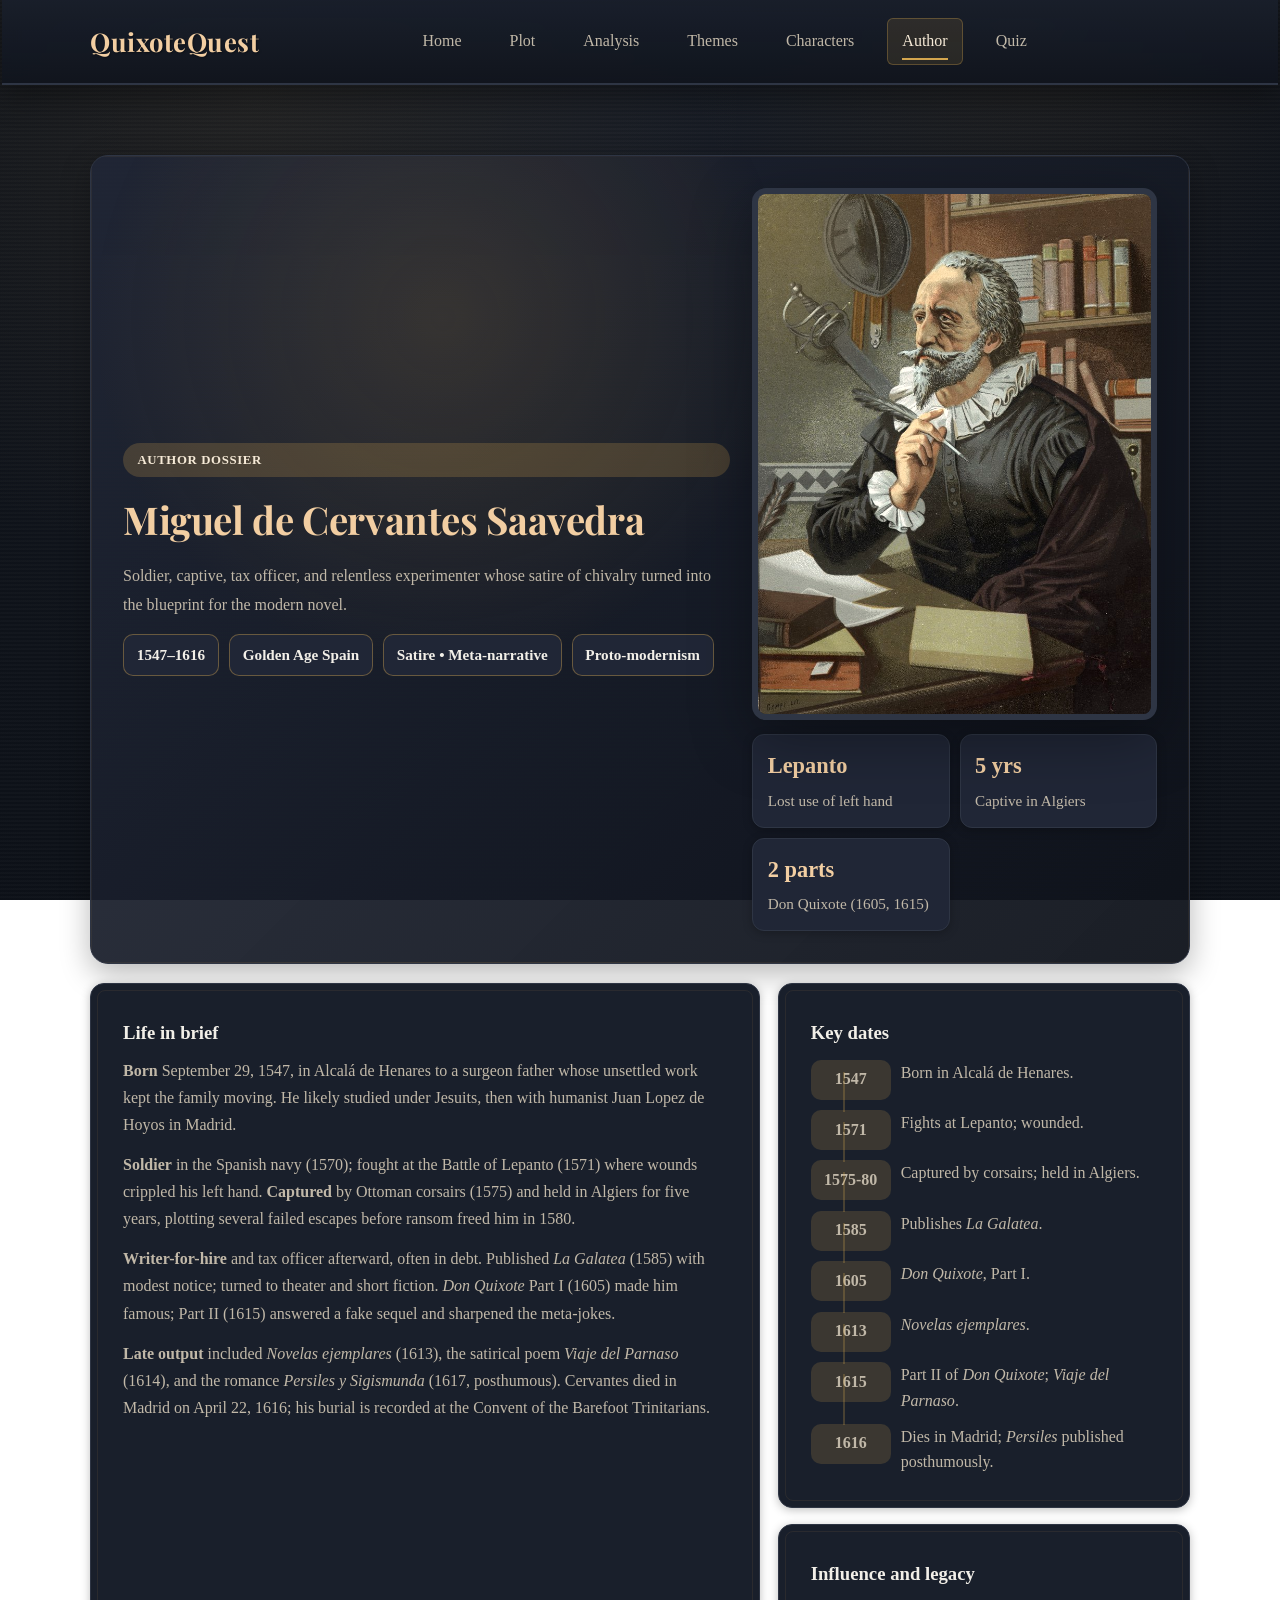
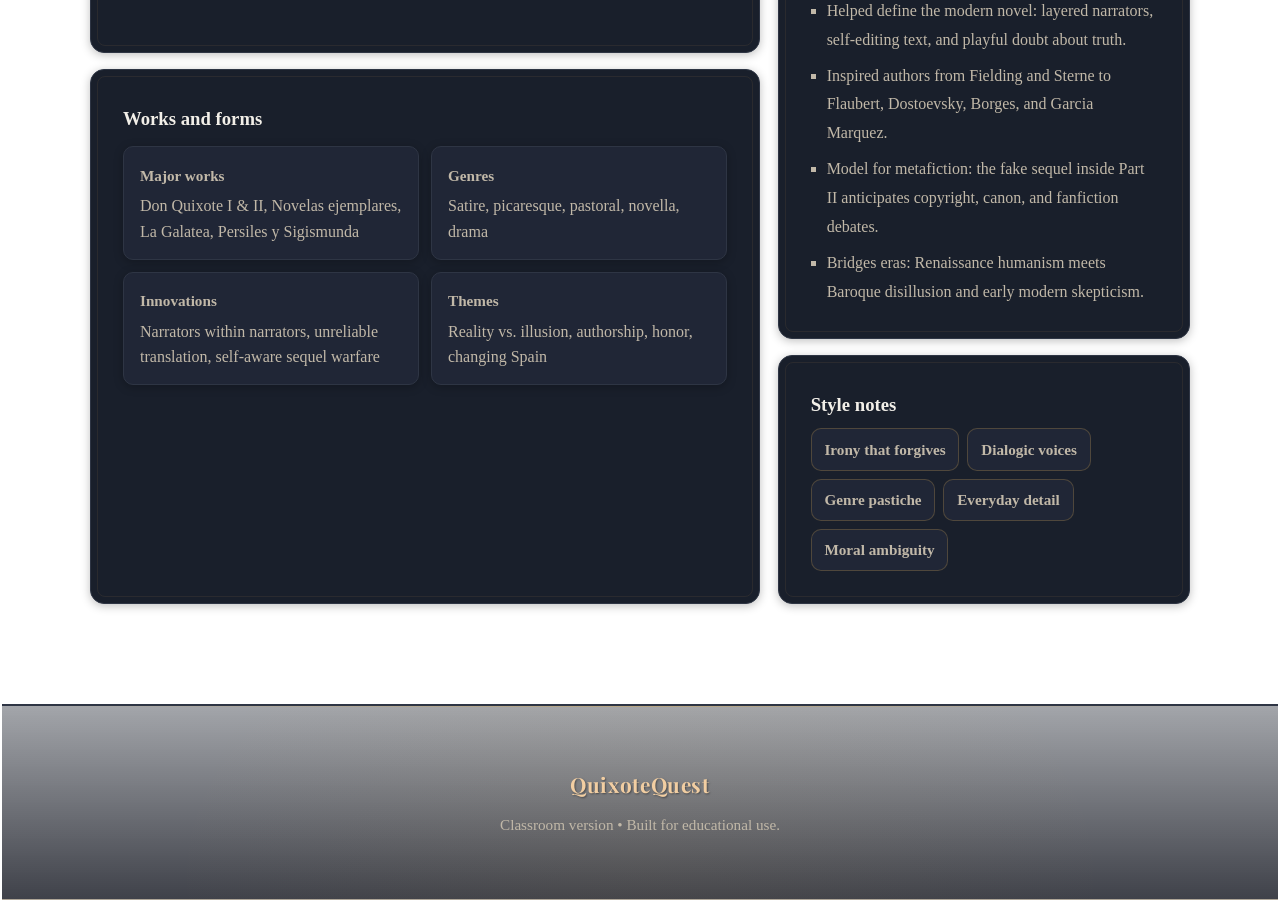
<file: author.html>
<!doctype html>
<html lang="en">
<head>
  <meta charset="utf-8" />
  <meta name="viewport" content="width=device-width,initial-scale=1" />
  <title>QuixoteQuest — Author</title>
  <link rel="preconnect" href="https://fonts.googleapis.com">
  <link rel="preconnect" href="https://fonts.gstatic.com" crossorigin>
  <link href="https://fonts.googleapis.com/css2?family=Inter:wght@400;500;600&family=Playfair+Display:wght@600;700&display=swap" rel="stylesheet">
  <link rel="stylesheet" href="css/style.css">
  <style>
    .back-to-top {
      position: fixed;
      bottom: 30px;
      right: 30px;
      width: 50px;
      height: 50px;
      background: var(--brown);
      border: none;
      border-radius: 50%;
      cursor: pointer;
      display: flex;
      align-items: center;
      justify-content: center;
      font-size: 1.5rem;
      color: var(--parchment);
      box-shadow: 0 8px 20px rgba(107, 68, 35, 0.4);
      transition: all 0.3s ease;
      opacity: 0;
      visibility: hidden;
      transform: scale(0);
      z-index: 100;
    }
    .back-to-top.show {
      opacity: 1;
      visibility: visible;
      animation: popIn 0.5s cubic-bezier(0.68, -0.55, 0.265, 1.55) forwards;
    }
    @keyframes popIn {
      0% { transform: scale(0); opacity: 0; }
      50% { transform: scale(1.15); }
      100% { transform: scale(1); opacity: 1; }
    }
    .back-to-top:hover {
      background: var(--brown-dark);
      transform: scale(1.1) translateY(-5px);
      box-shadow: 0 12px 28px rgba(107, 68, 35, 0.5);
    }
    .back-to-top:active { transform: scale(0.95); }
    @media (max-width: 768px) {
      .back-to-top {
        bottom: 20px;
        right: 20px;
        width: 45px;
        height: 45px;
        font-size: 1.2rem;
      }
    }
  </style>
</head>

<body>
  <div id="top"></div>
  <div class="page-frame" aria-hidden="true"></div>
  <div class="page-shell">
    <button class="back-to-top" id="backToTopBtn" title="Back to top">↑</button>
    <header class="nav-shell">
      <div class="nav-inner">
        <a class="brand" href="index.html">QuixoteQuest</a>
        <nav class="nav-menu" id="navMenu">
          <a href="index.html">Home</a>
          <a href="plot.html">Plot</a>
          <a href="analysis.html">Analysis</a>
          <a href="themes.html">Themes</a>
          <a href="characters.html">Characters</a>
          <a href="author.html" class="active">Author</a>
          <a href="quiz.html">Quiz</a>
        </nav>
        <div class="nav-cta">
          <button class="hamburger" id="hamburger" aria-label="Toggle menu">
            <span class="hamburger-line"></span>
            <span class="hamburger-line"></span>
            <span class="hamburger-line"></span>
          </button>
        </div>
      </div>
    </header>

    <section class="section" id="author">
      <div class="container author-hero card-soft">
        <div class="author-hero__copy">
          <span class="author-badge">Author dossier</span>
          <h1 class="author-title">Miguel de Cervantes Saavedra</h1>
          <p class="author-lead">Soldier, captive, tax officer, and relentless experimenter whose satire of chivalry turned into the blueprint for the modern novel.</p>
          <div class="author-chips">
            <span class="theme-chip">1547–1616</span>
            <span class="theme-chip">Golden Age Spain</span>
            <span class="theme-chip">Satire • Meta-narrative</span>
            <span class="theme-chip">Proto-modernism</span>
          </div>
        </div>
        <div class="author-hero__figure">
          <div class="author-portrait-frame">
            <img src="images/cervantes.jpg" alt="Portrait of Miguel de Cervantes" class="author-portrait-main">
            <span class="author-portrait-glow" aria-hidden="true"></span>
          </div>
          <div class="author-hero__stats">
            <div class="stat mini">
              <span class="stat-value">Lepanto</span>
              <span class="stat-label">Lost use of left hand</span>
            </div>
            <div class="stat mini">
              <span class="stat-value">5 yrs</span>
              <span class="stat-label">Captive in Algiers</span>
            </div>
            <div class="stat mini">
              <span class="stat-value">2 parts</span>
              <span class="stat-label">Don Quixote (1605, 1615)</span>
            </div>
          </div>
        </div>
      </div>

      <div class="container author-grid">
        <div class="author-main">
          <article class="author-panel bio-card card-soft">
            <h3>Life in brief</h3>
            <p><strong>Born</strong> September 29, 1547, in Alcalá de Henares to a surgeon father whose unsettled work kept the family moving. He likely studied under Jesuits, then with humanist Juan Lopez de Hoyos in Madrid.</p>
            <p><strong>Soldier</strong> in the Spanish navy (1570); fought at the Battle of Lepanto (1571) where wounds crippled his left hand. <strong>Captured</strong> by Ottoman corsairs (1575) and held in Algiers for five years, plotting several failed escapes before ransom freed him in 1580.</p>
            <p><strong>Writer-for-hire</strong> and tax officer afterward, often in debt. Published <em>La Galatea</em> (1585) with modest notice; turned to theater and short fiction. <em>Don Quixote</em> Part I (1605) made him famous; Part II (1615) answered a fake sequel and sharpened the meta-jokes.</p>
            <p><strong>Late output</strong> included <em>Novelas ejemplares</em> (1613), the satirical poem <em>Viaje del Parnaso</em> (1614), and the romance <em>Persiles y Sigismunda</em> (1617, posthumous). Cervantes died in Madrid on April 22, 1616; his burial is recorded at the Convent of the Barefoot Trinitarians.</p>
          </article>

          <article class="author-panel card-soft fact-card">
            <h3>Works and forms</h3>
            <div class="fact-grid">
              <div class="fact">
                <div class="fact-label">Major works</div>
                <div class="fact-value">Don Quixote I & II, Novelas ejemplares, La Galatea, Persiles y Sigismunda</div>
              </div>
              <div class="fact">
                <div class="fact-label">Genres</div>
                <div class="fact-value">Satire, picaresque, pastoral, novella, drama</div>
              </div>
              <div class="fact">
                <div class="fact-label">Innovations</div>
                <div class="fact-value">Narrators within narrators, unreliable translation, self-aware sequel warfare</div>
              </div>
              <div class="fact">
                <div class="fact-label">Themes</div>
                <div class="fact-value">Reality vs. illusion, authorship, honor, changing Spain</div>
              </div>
            </div>
          </article>
        </div>

        <aside class="author-side">
          <article class="author-panel card-soft timeline-card">
            <h3>Key dates</h3>
            <ul class="timeline">
              <li><span class="time">1547</span><span class="time-note">Born in Alcalá de Henares.</span></li>
              <li><span class="time">1571</span><span class="time-note">Fights at Lepanto; wounded.</span></li>
              <li><span class="time">1575-80</span><span class="time-note">Captured by corsairs; held in Algiers.</span></li>
              <li><span class="time">1585</span><span class="time-note">Publishes <em>La Galatea</em>.</span></li>
              <li><span class="time">1605</span><span class="time-note"><em>Don Quixote</em>, Part I.</span></li>
              <li><span class="time">1613</span><span class="time-note"><em>Novelas ejemplares</em>.</span></li>
              <li><span class="time">1615</span><span class="time-note">Part II of <em>Don Quixote</em>; <em>Viaje del Parnaso</em>.</span></li>
              <li><span class="time">1616</span><span class="time-note">Dies in Madrid; <em>Persiles</em> published posthumously.</span></li>
            </ul>
          </article>

          <article class="author-panel card-soft legacy-card">
            <h3>Influence and legacy</h3>
            <ul class="beat-list">
              <li>Helped define the modern novel: layered narrators, self-editing text, and playful doubt about truth.</li>
              <li>Inspired authors from Fielding and Sterne to Flaubert, Dostoevsky, Borges, and Garcia Marquez.</li>
              <li>Model for metafiction: the fake sequel inside Part II anticipates copyright, canon, and fanfiction debates.</li>
              <li>Bridges eras: Renaissance humanism meets Baroque disillusion and early modern skepticism.</li>
            </ul>
          </article>

          <article class="author-panel card-soft craft-card">
            <h3>Style notes</h3>
            <div class="pill-stack">
              <span class="theme-chip">Irony that forgives</span>
              <span class="theme-chip">Dialogic voices</span>
              <span class="theme-chip">Genre pastiche</span>
              <span class="theme-chip">Everyday detail</span>
              <span class="theme-chip">Moral ambiguity</span>
            </div>
          </article>
        </aside>
      </div>
    </section>

    <footer class="footer">
      <div class="container footer-inner">
        <div>
          <h4 class="brand">QuixoteQuest</h4>
          <p class="muted">Classroom version • Built for educational use.</p>
        </div>
      </div>
    </footer>
  </div>
  <script src="js/main.js"></script>
  <script>
    const backToTopBtn = document.getElementById('backToTopBtn');
    window.addEventListener('scroll', () => {
      if (window.scrollY > 300) {
        backToTopBtn.classList.add('show');
      } else {
        backToTopBtn.classList.remove('show');
      }
    });
    backToTopBtn.addEventListener('click', () => {
      window.scrollTo({ top: 0, behavior: 'smooth' });
    });
  </script>
</body>
</html>
</file>
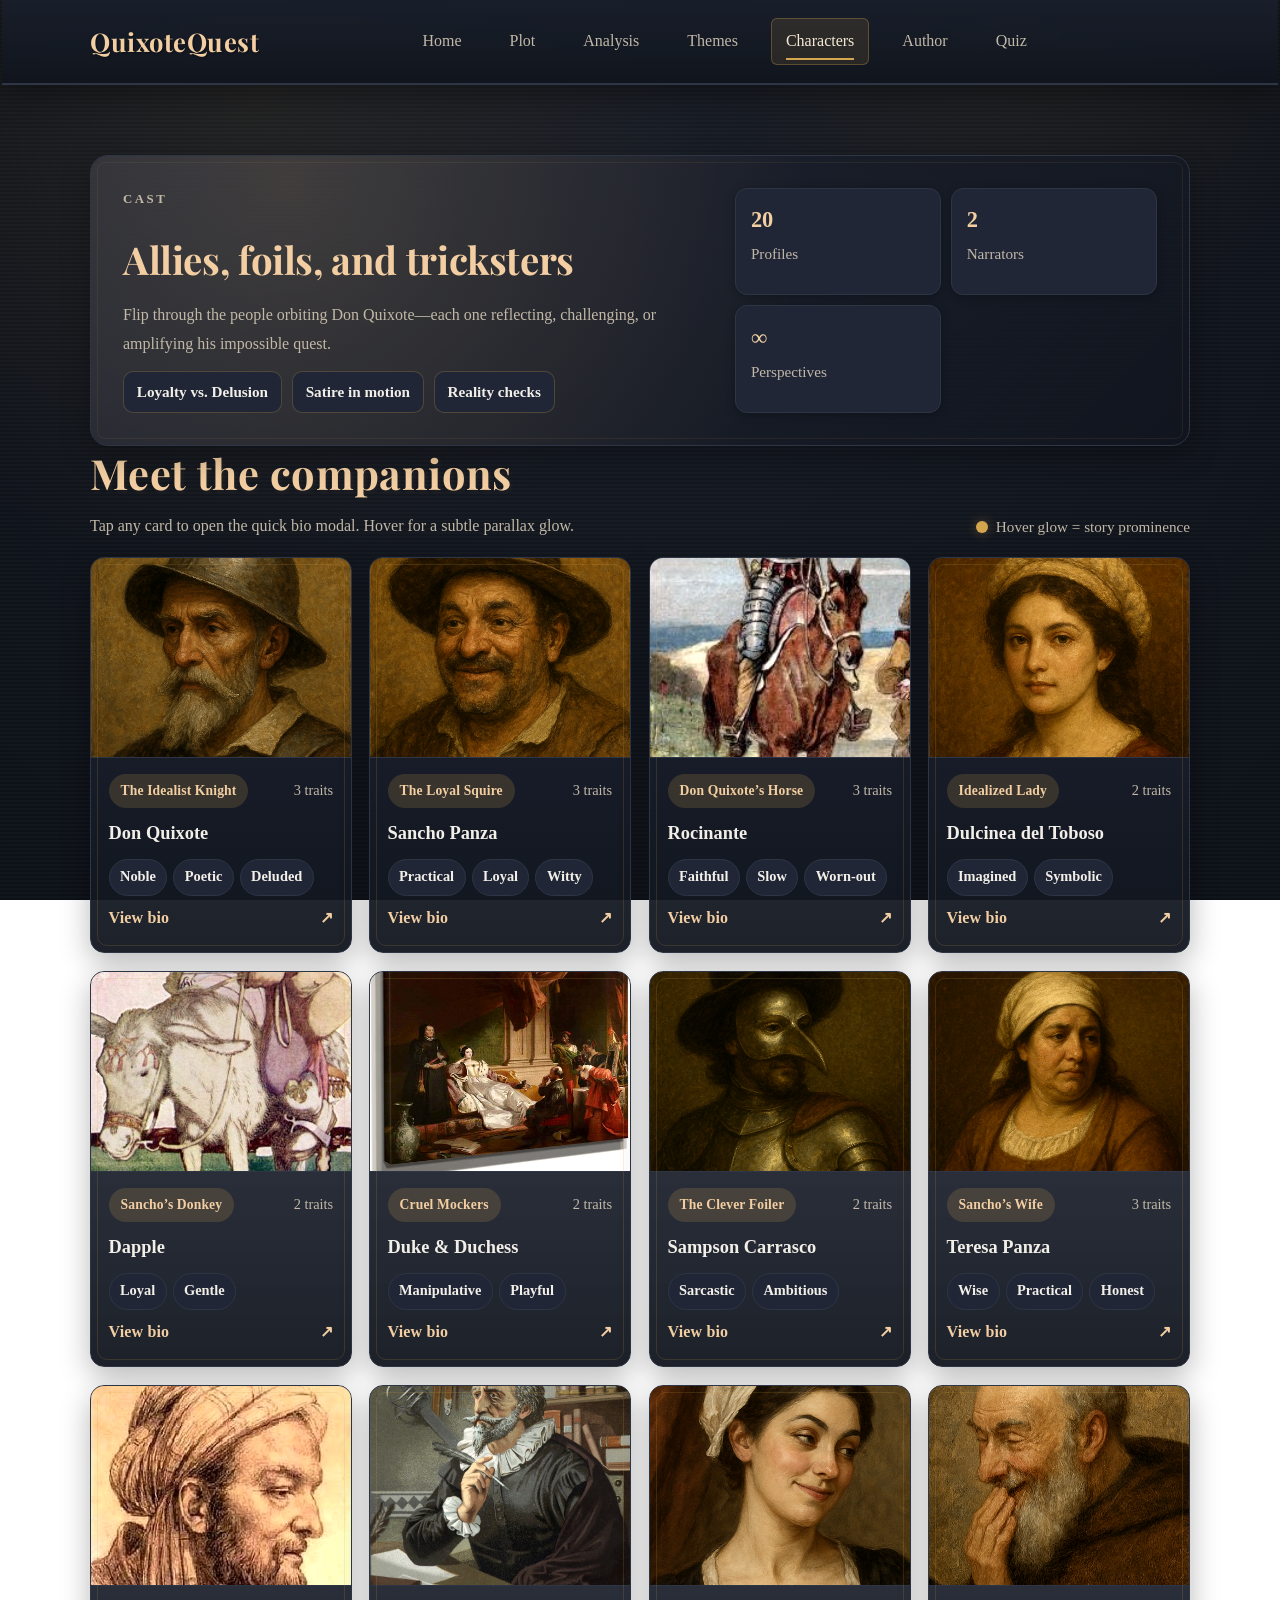
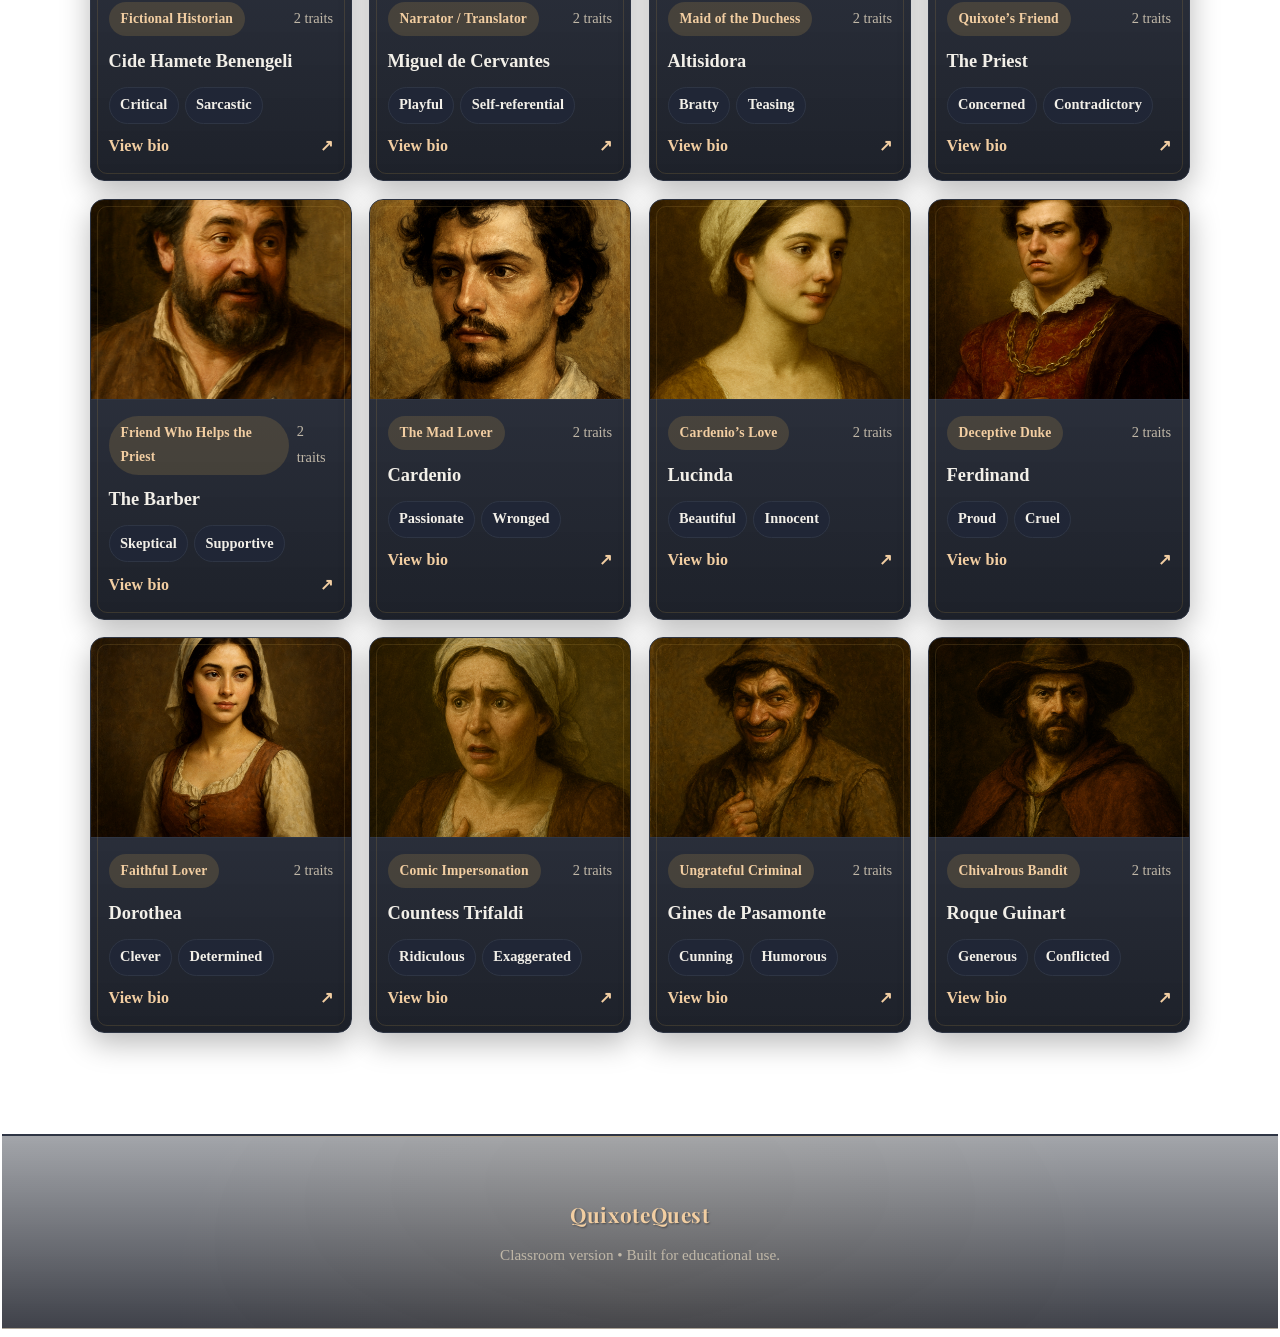
<file: characters.html>
<!doctype html>
<html lang="en">
<head>
  <meta charset="utf-8" />
  <meta name="viewport" content="width=device-width,initial-scale=1" />
  <title>QuixoteQuest — Characters</title>
  <link rel="preconnect" href="https://fonts.googleapis.com">
  <link rel="preconnect" href="https://fonts.gstatic.com" crossorigin>
  <link href="https://fonts.googleapis.com/css2?family=Inter:wght@400;500;600&family=Playfair+Display:wght@600;700&display=swap" rel="stylesheet">
  <link rel="stylesheet" href="css/style.css">
  <style>
    .back-to-top {
      position: fixed;
      bottom: 30px;
      right: 30px;
      width: 50px;
      height: 50px;
      background: var(--brown);
      border: none;
      border-radius: 50%;
      cursor: pointer;
      display: flex;
      align-items: center;
      justify-content: center;
      font-size: 1.5rem;
      color: var(--parchment);
      box-shadow: 0 8px 20px rgba(107, 68, 35, 0.4);
      transition: all 0.3s ease;
      opacity: 0;
      visibility: hidden;
      transform: scale(0);
      z-index: 100;
    }
    .back-to-top.show {
      opacity: 1;
      visibility: visible;
      animation: popIn 0.5s cubic-bezier(0.68, -0.55, 0.265, 1.55) forwards;
    }
    @keyframes popIn {
      0% { transform: scale(0); opacity: 0; }
      50% { transform: scale(1.15); }
      100% { transform: scale(1); opacity: 1; }
    }
    .back-to-top:hover {
      background: var(--brown-dark);
      transform: scale(1.1) translateY(-5px);
      box-shadow: 0 12px 28px rgba(107, 68, 35, 0.5);
    }
    .back-to-top:active { transform: scale(0.95); }
    @media (max-width: 768px) {
      .back-to-top {
        bottom: 20px;
        right: 20px;
        width: 45px;
        height: 45px;
        font-size: 1.2rem;
      }
    }
  </style>
</head>

<body>
  <div id="top"></div>
  <div class="page-frame" aria-hidden="true"></div>
  <div class="page-shell">
    <button class="back-to-top" id="backToTopBtn" title="Back to top">↑</button>
    <header class="nav-shell">
      <div class="nav-inner">
        <a class="brand" href="index.html">QuixoteQuest</a>
        <nav class="nav-menu" id="navMenu">
          <a href="index.html">Home</a>
          <a href="plot.html">Plot</a>
          <a href="analysis.html">Analysis</a>
          <a href="themes.html">Themes</a>
          <a href="characters.html" class="active">Characters</a>
          <a href="author.html">Author</a>
          <a href="quiz.html">Quiz</a>
        </nav>
        <div class="nav-cta">
          <button class="hamburger" id="hamburger" aria-label="Toggle menu">
            <span class="hamburger-line"></span>
            <span class="hamburger-line"></span>
            <span class="hamburger-line"></span>
          </button>
        </div>
      </div>
    </header>
    <section class="section" id="characters">
      <div class="container">
        <div class="character-hero card-soft">
          <div class="character-hero__copy">
            <p class="eyebrow">Cast</p>
            <h1 class="character-hero__title">Allies, foils, and tricksters</h1>
            <p class="character-hero__lead">Flip through the people orbiting Don Quixote—each one reflecting, challenging, or amplifying his impossible quest.</p>
            <div class="hero-chips">
              <span class="theme-chip">Loyalty vs. Delusion</span>
              <span class="theme-chip">Satire in motion</span>
              <span class="theme-chip">Reality checks</span>
            </div>
          </div>
          <div class="character-hero__stats">
            <div class="stat mini">
              <span class="stat-value">20</span>
              <span class="stat-label">Profiles</span>
            </div>
            <div class="stat mini">
              <span class="stat-value">2</span>
              <span class="stat-label">Narrators</span>
            </div>
            <div class="stat mini">
              <span class="stat-value">∞</span>
              <span class="stat-label">Perspectives</span>
            </div>
          </div>
        </div>
      </div>

      <div class="container characters-board">
        <div class="board-top">
          <div>
            <h2 class="section-title">Meet the companions</h2>
            <p class="section-lead">Tap any card to open the quick bio modal. Hover for a subtle parallax glow.</p>
          </div>
          <div class="legend-row">
            <span class="legend-dot"></span>
            <span class="legend-label">Hover glow = story prominence</span>
          </div>
        </div>

        <div class="char-grid" id="charactersGrid"></div>
      </div>

      <div id="charModal" class="modal hidden">
        <div class="modal-box">
          <button class="modal-close" id="charModalClose" aria-label="Close character details">✕</button>
          <img id="charModalImg" class="char-modal-img" alt="Character portrait">
          <h3 id="charTitle"></h3>
          <p id="charNote"></p>
        </div>
      </div>
    </section>

    <footer class="footer">
      <div class="container footer-inner">
        <div>
          <h4 class="brand">QuixoteQuest</h4>
          <p class="muted">Classroom version • Built for educational use.</p>
        </div>
      </div>
    </footer>
  </div>
  <script src="js/main.js"></script>
  <script>
    const backToTopBtn = document.getElementById('backToTopBtn');
    window.addEventListener('scroll', () => {
      if (window.scrollY > 300) {
        backToTopBtn.classList.add('show');
      } else {
        backToTopBtn.classList.remove('show');
      }
    });
    backToTopBtn.addEventListener('click', () => {
      window.scrollTo({ top: 0, behavior: 'smooth' });
    });
  </script>
</body>
</html>
</file>
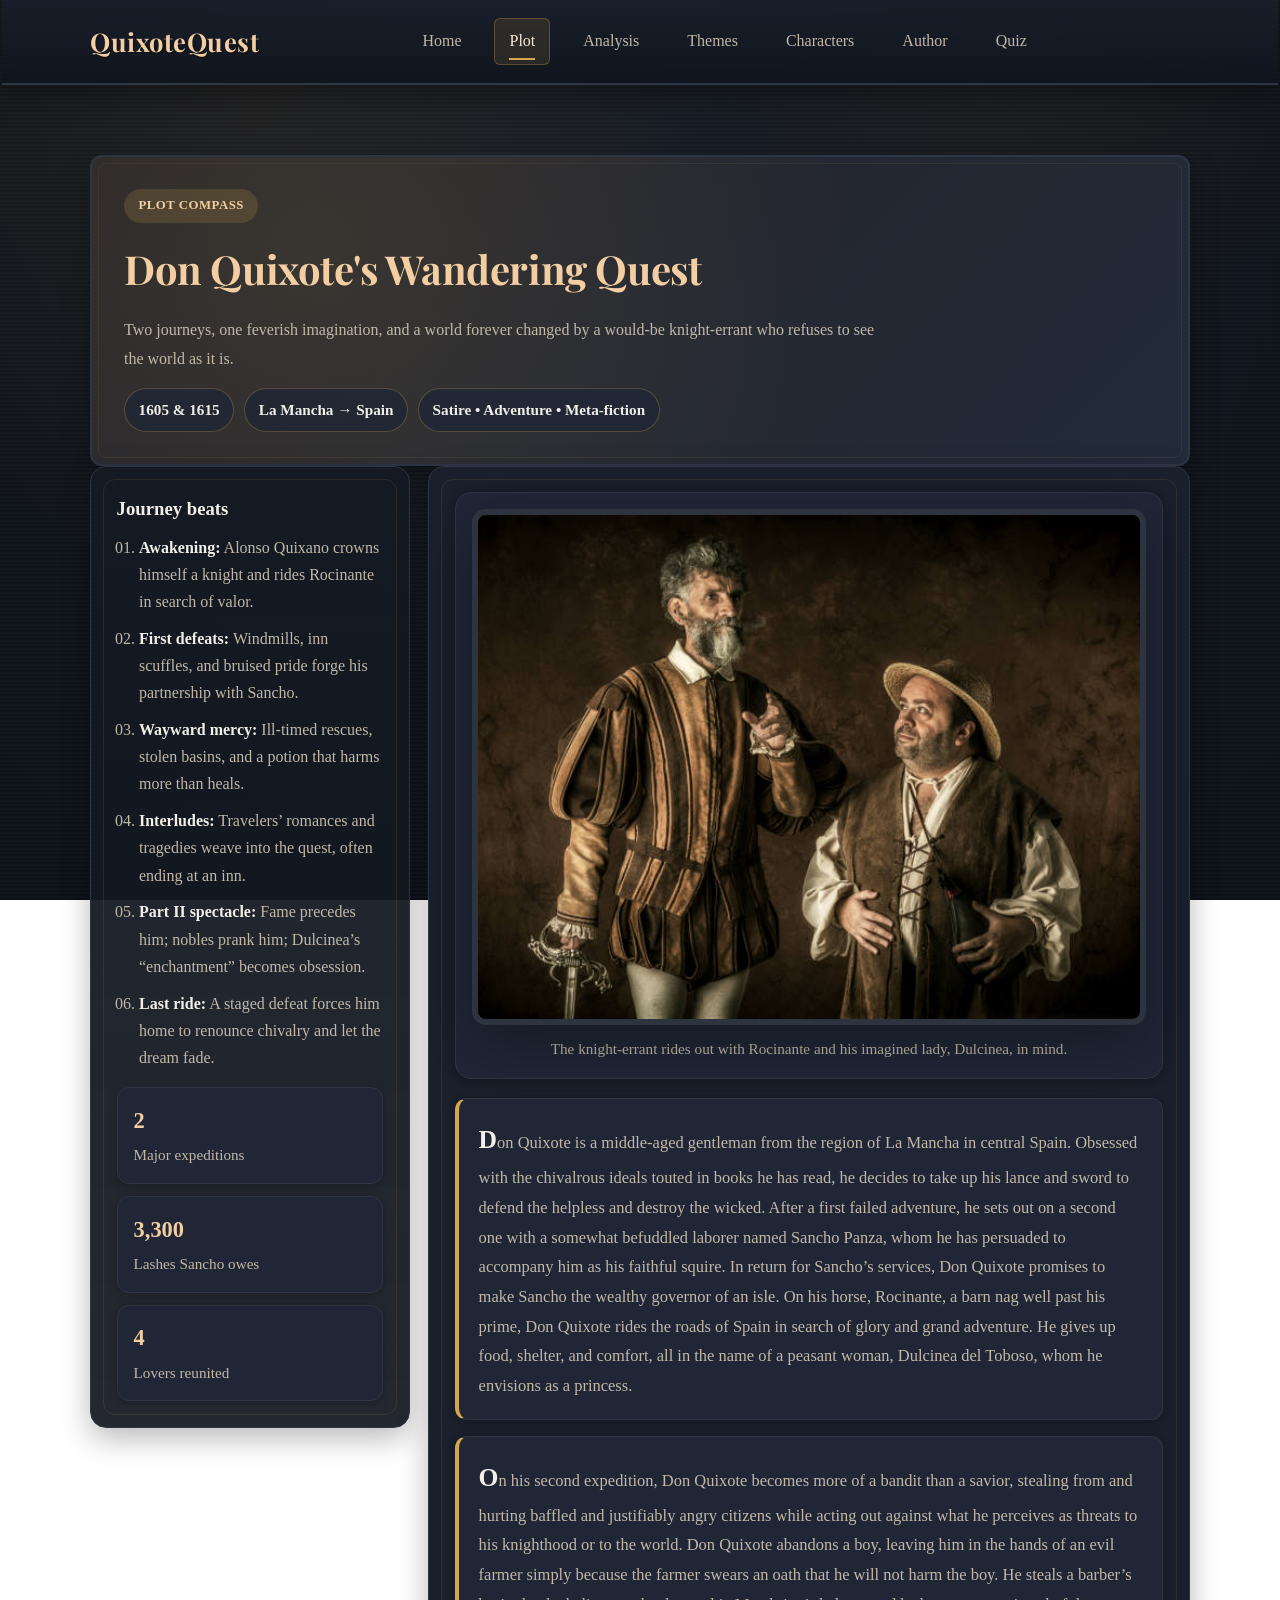
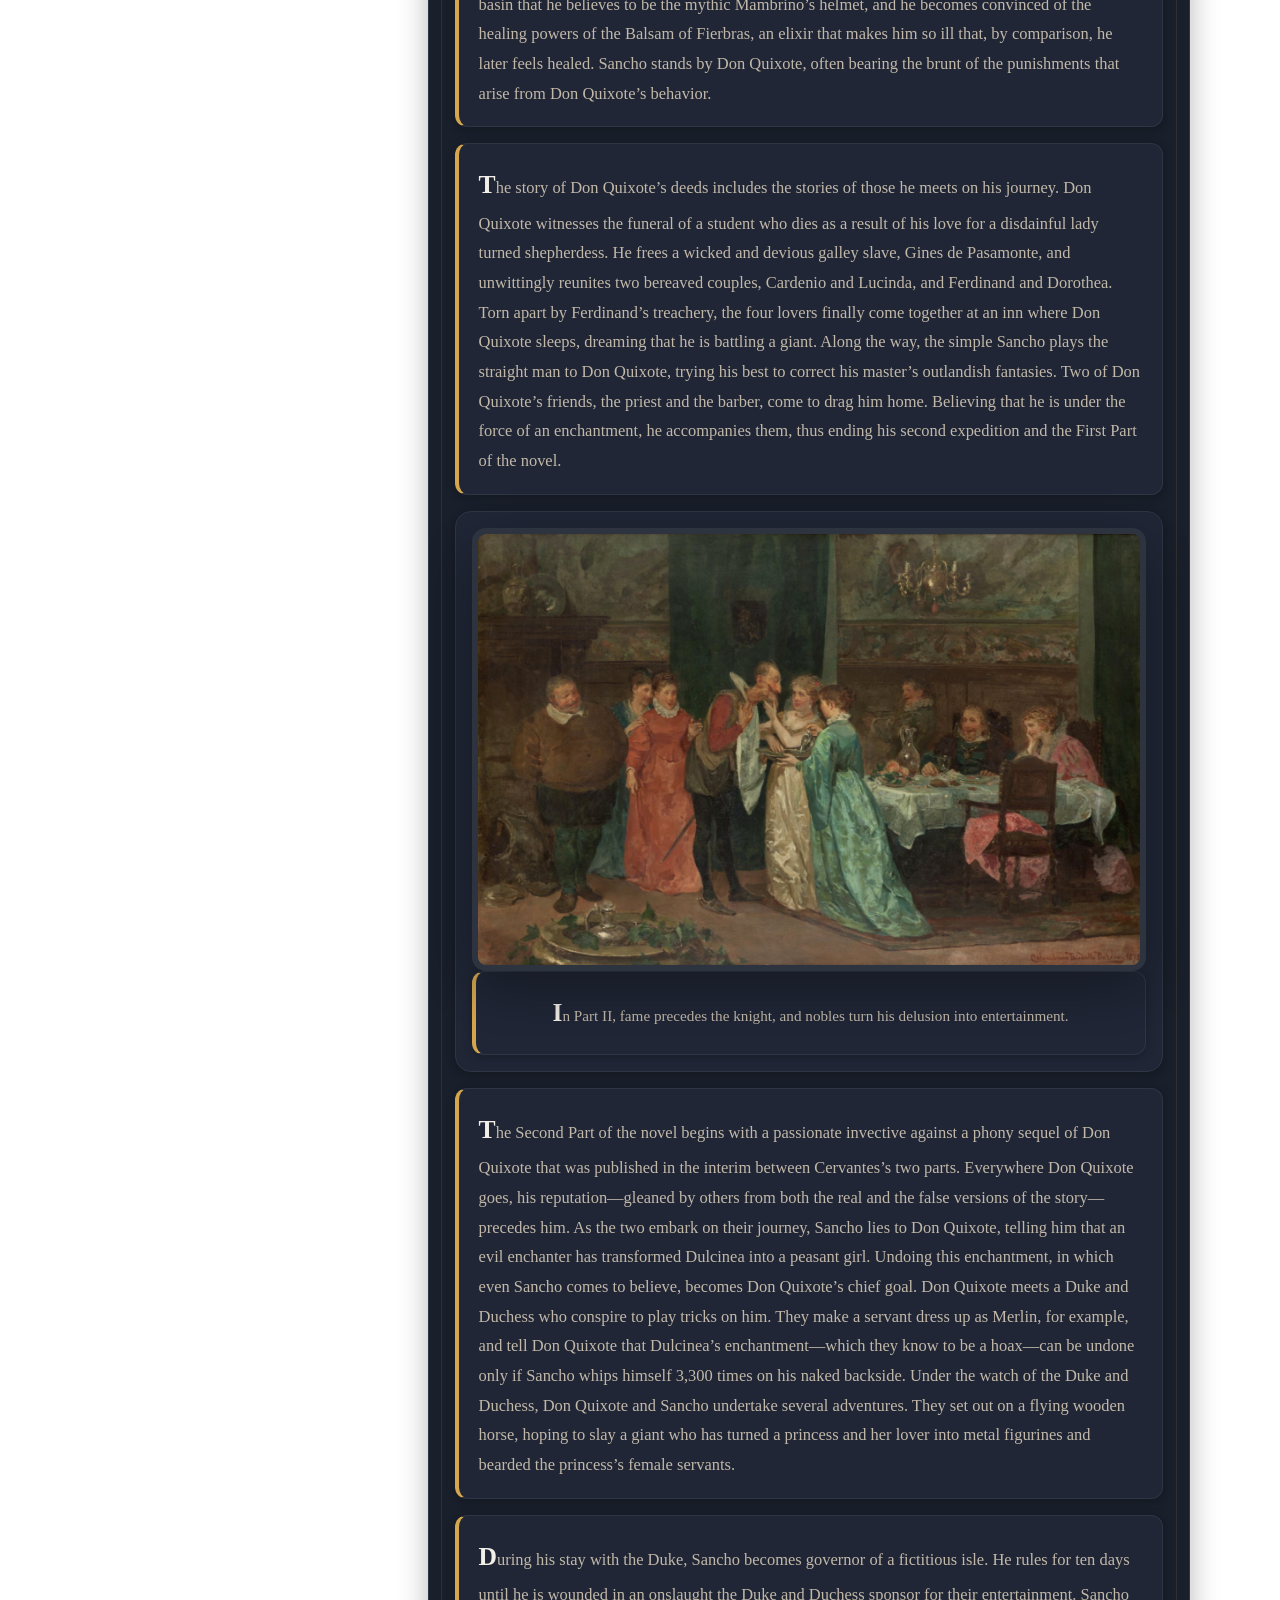
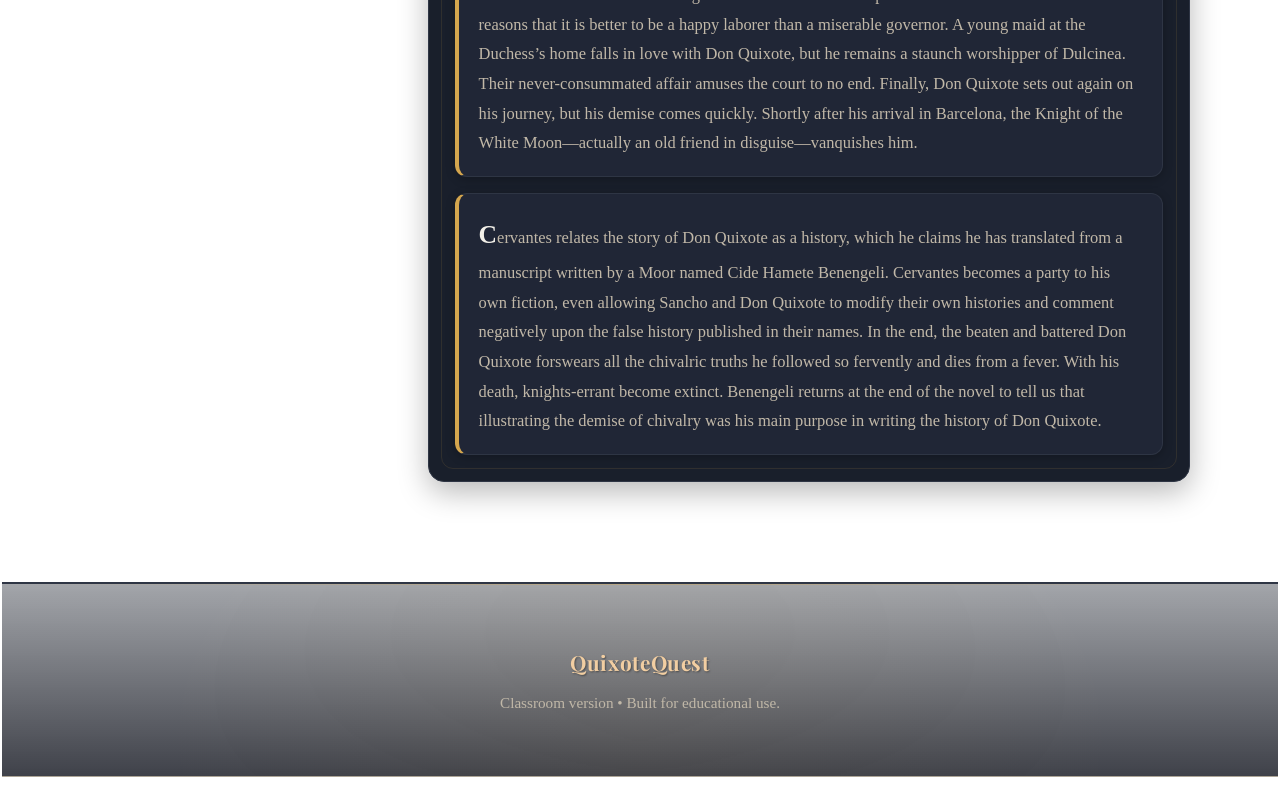
<file: plot.html>
<!doctype html>
<html lang="en">
<head>
  <meta charset="utf-8" />
  <meta name="viewport" content="width=device-width,initial-scale=1" />
  <title>QuixoteQuest — Plot</title>
  <link rel="preconnect" href="https://fonts.googleapis.com">
  <link rel="preconnect" href="https://fonts.gstatic.com" crossorigin>
  <link href="https://fonts.googleapis.com/css2?family=Inter:wght@400;500;600&family=Playfair+Display:wght@600;700&display=swap" rel="stylesheet">
  <link rel="stylesheet" href="css/style.css">
  <style>
    .back-to-top {
      position: fixed;
      bottom: 30px;
      right: 30px;
      width: 50px;
      height: 50px;
      background: var(--brown);
      border: none;
      border-radius: 50%;
      cursor: pointer;
      display: flex;
      align-items: center;
      justify-content: center;
      font-size: 1.5rem;
      color: var(--parchment);
      box-shadow: 0 8px 20px rgba(107, 68, 35, 0.4);
      transition: all 0.3s ease;
      opacity: 0;
      visibility: hidden;
      transform: scale(0);
      z-index: 100;
    }
    .back-to-top.show {
      opacity: 1;
      visibility: visible;
      animation: popIn 0.5s cubic-bezier(0.68, -0.55, 0.265, 1.55) forwards;
    }
    @keyframes popIn {
      0% { transform: scale(0); opacity: 0; }
      50% { transform: scale(1.15); }
      100% { transform: scale(1); opacity: 1; }
    }
    .back-to-top:hover {
      background: var(--brown-dark);
      transform: scale(1.1) translateY(-5px);
      box-shadow: 0 12px 28px rgba(107, 68, 35, 0.5);
    }
    .back-to-top:active { transform: scale(0.95); }
    @media (max-width: 768px) {
      .back-to-top {
        bottom: 20px;
        right: 20px;
        width: 45px;
        height: 45px;
        font-size: 1.2rem;
      }
    }
  </style>
</head>

<body>
  <div id="top"></div>
  <div class="page-frame" aria-hidden="true"></div>
  <div class="page-shell">
    <button class="back-to-top" id="backToTopBtn" title="Back to top">↑</button>
    <header class="nav-shell">
      <div class="nav-inner">
        <a class="brand" href="index.html">QuixoteQuest</a>
        <nav class="nav-menu" id="navMenu">
          <a href="index.html">Home</a>
          <a href="plot.html" class="active">Plot</a>
          <a href="analysis.html">Analysis</a>
          <a href="themes.html">Themes</a>
          <a href="characters.html">Characters</a>
          <a href="author.html">Author</a>
          <a href="quiz.html">Quiz</a>
        </nav>
        <div class="nav-cta">
          <button class="hamburger" id="hamburger" aria-label="Toggle menu">
            <span class="hamburger-line"></span>
            <span class="hamburger-line"></span>
            <span class="hamburger-line"></span>
          </button>
        </div>
      </div>
    </header>

   

    <section class="section" id="plot">
      <div class="container">
        <div class="plot-hero card-soft">
          <div class="pill-label">Plot Compass</div>
          <h1 class="plot-hero__title">Don Quixote&apos;s Wandering Quest</h1>
          <p class="plot-hero__lead">Two journeys, one feverish imagination, and a world forever changed by a would-be knight-errant who refuses to see the world as it is.</p>
          <div class="plot-hero__meta">
            <span class="meta-chip">1605 &amp; 1615</span>
            <span class="meta-chip">La Mancha → Spain</span>
            <span class="meta-chip">Satire • Adventure • Meta-fiction</span>
          </div>
        </div>

        <div class="plot-deck">
          <aside class="plot-card plot-aside card-soft">
            <h3>Journey beats</h3>
            <ol class="plot-steps">
              <li><strong>Awakening:</strong> Alonso Quixano crowns himself a knight and rides Rocinante in search of valor.</li>
              <li><strong>First defeats:</strong> Windmills, inn scuffles, and bruised pride forge his partnership with Sancho.</li>
              <li><strong>Wayward mercy:</strong> Ill-timed rescues, stolen basins, and a potion that harms more than heals.</li>
              <li><strong>Interludes:</strong> Travelers’ romances and tragedies weave into the quest, often ending at an inn.</li>
              <li><strong>Part II spectacle:</strong> Fame precedes him; nobles prank him; Dulcinea’s &ldquo;enchantment&rdquo; becomes obsession.</li>
              <li><strong>Last ride:</strong> A staged defeat forces him home to renounce chivalry and let the dream fade.</li>
            </ol>
            <div class="plot-stats">
              <div class="stat">
                <span class="stat-value">2</span>
                <span class="stat-label">Major expeditions</span>
              </div>
              <div class="stat">
                <span class="stat-value">3,300</span>
                <span class="stat-label">Lashes Sancho owes</span>
              </div>
              <div class="stat">
                <span class="stat-value">4</span>
                <span class="stat-label">Lovers reunited</span>
              </div>
            </div>
          </aside>

          <div class="plot-card plot-body card-soft">
            <div class="plot-figure">
              <img src="images/real.jpg" alt="Illustration of Don Quixote riding" class="plot-img">
              <p class="fig-caption">The knight-errant rides out with Rocinante and his imagined lady, Dulcinea, in mind.</p>
            </div>

            <div class="plot-text">
              <p>
                Don Quixote is a middle-aged gentleman from the region of La Mancha in central Spain. Obsessed with the chivalrous
                ideals touted in books he has read, he decides to take up his lance and sword to defend the helpless and destroy
                the wicked. After a first failed adventure, he sets out on a second one with a somewhat befuddled laborer named
                Sancho Panza, whom he has persuaded to accompany him as his faithful squire. In return for Sancho’s services,
                Don Quixote promises to make Sancho the wealthy governor of an isle. On his horse, Rocinante, a barn nag well past his prime,
                Don Quixote rides the roads of Spain in search of glory and grand adventure. He gives up food, shelter, and comfort,
                all in the name of a peasant woman, Dulcinea del Toboso, whom he envisions as a princess.
              </p>

              <p>
                On his second expedition, Don Quixote becomes more of a bandit than a savior, stealing from and hurting baffled and
                justifiably angry citizens while acting out against what he perceives as threats to his knighthood or to the world.
                Don Quixote abandons a boy, leaving him in the hands of an evil farmer simply because the farmer swears an oath that he
                will not harm the boy. He steals a barber’s basin that he believes to be the mythic Mambrino’s helmet, and he becomes
                convinced of the healing powers of the Balsam of Fierbras, an elixir that makes him so ill that, by comparison, he later
                feels healed. Sancho stands by Don Quixote, often bearing the brunt of the punishments that arise from Don Quixote’s behavior.
              </p>

              <p>
                The story of Don Quixote’s deeds includes the stories of those he meets on his journey. Don Quixote witnesses the funeral
                of a student who dies as a result of his love for a disdainful lady turned shepherdess. He frees a wicked and devious galley
                slave, Gines de Pasamonte, and unwittingly reunites two bereaved couples, Cardenio and Lucinda, and Ferdinand and Dorothea.
                Torn apart by Ferdinand’s treachery, the four lovers finally come together at an inn where Don Quixote sleeps, dreaming that he is battling a giant.
                Along the way, the simple Sancho plays the straight man to Don Quixote, trying his best to correct his master’s outlandish fantasies. Two of Don Quixote’s friends, the priest and the barber, come to drag him home. Believing that he is under the force of an enchantment, he accompanies them, thus ending his second expedition and the First Part of the novel.
              </p>

              <div class="plot-figure">
                <img src="images/duke.jpg" alt="Illustration of the Duke and Duchess" class="plot-img">
                <p class="fig-caption">In Part II, fame precedes the knight, and nobles turn his delusion into entertainment.</p>
              </div>

              <p>
                The Second Part of the novel begins with a passionate invective against a phony sequel of Don Quixote that was published in the interim between Cervantes’s two parts. Everywhere Don Quixote goes, his reputation—gleaned by others from both the real and the false versions of the story—precedes him.
                As the two embark on their journey, Sancho lies to Don Quixote, telling him that an evil enchanter has transformed Dulcinea into a peasant girl. Undoing this enchantment, in which even Sancho comes to believe, becomes Don Quixote’s chief goal.
                Don Quixote meets a Duke and Duchess who conspire to play tricks on him. They make a servant dress up as Merlin, for example, and tell Don Quixote that Dulcinea’s enchantment—which they know to be a hoax—can be undone only if Sancho whips himself 3,300 times on his naked backside. Under the watch of the Duke and Duchess, Don Quixote and Sancho undertake several adventures. They set out on a flying wooden horse, hoping to slay a giant who has turned a princess and her lover into metal figurines and bearded the princess’s female servants.
              </p>

              <p>
                During his stay with the Duke, Sancho becomes governor of a fictitious isle. He rules for ten days until he is wounded in an onslaught the Duke and Duchess sponsor for their entertainment. Sancho reasons that it is better to be a happy laborer than a miserable governor.
                A young maid at the Duchess’s home falls in love with Don Quixote, but he remains a staunch worshipper of Dulcinea. Their never-consummated affair amuses the court to no end. Finally, Don Quixote sets out again on his journey, but his demise comes quickly. Shortly after his arrival in Barcelona, the Knight of the White Moon—actually an old friend in disguise—vanquishes him.
              </p>

              <p>
                Cervantes relates the story of Don Quixote as a history, which he claims he has translated from a manuscript written by a Moor named Cide Hamete Benengeli. Cervantes becomes a party to his own fiction, even allowing Sancho and Don Quixote to modify their own histories and comment negatively upon the false history published in their names.
                In the end, the beaten and battered Don Quixote forswears all the chivalric truths he followed so fervently and dies from a fever. With his death, knights-errant become extinct. Benengeli returns at the end of the novel to tell us that illustrating the demise of chivalry was his main purpose in writing the history of Don Quixote.
              </p>
            </div>
          </div>
        </div>
      </div>
    </section>

    <footer class="footer">
      <div class="container footer-inner">
        <div>
          <h4 class="brand">QuixoteQuest</h4>
          <p class="muted">Classroom version • Built for educational use.</p>
        </div>
      </div>
    </footer>
  </div>
  <script src="js/main.js"></script>
  <script>
    const backToTopBtn = document.getElementById('backToTopBtn');
    window.addEventListener('scroll', () => {
      if (window.scrollY > 300) {
        backToTopBtn.classList.add('show');
      } else {
        backToTopBtn.classList.remove('show');
      }
    });
    backToTopBtn.addEventListener('click', () => {
      window.scrollTo({ top: 0, behavior: 'smooth' });
    });
  </script>
</body>
</html>
</file>
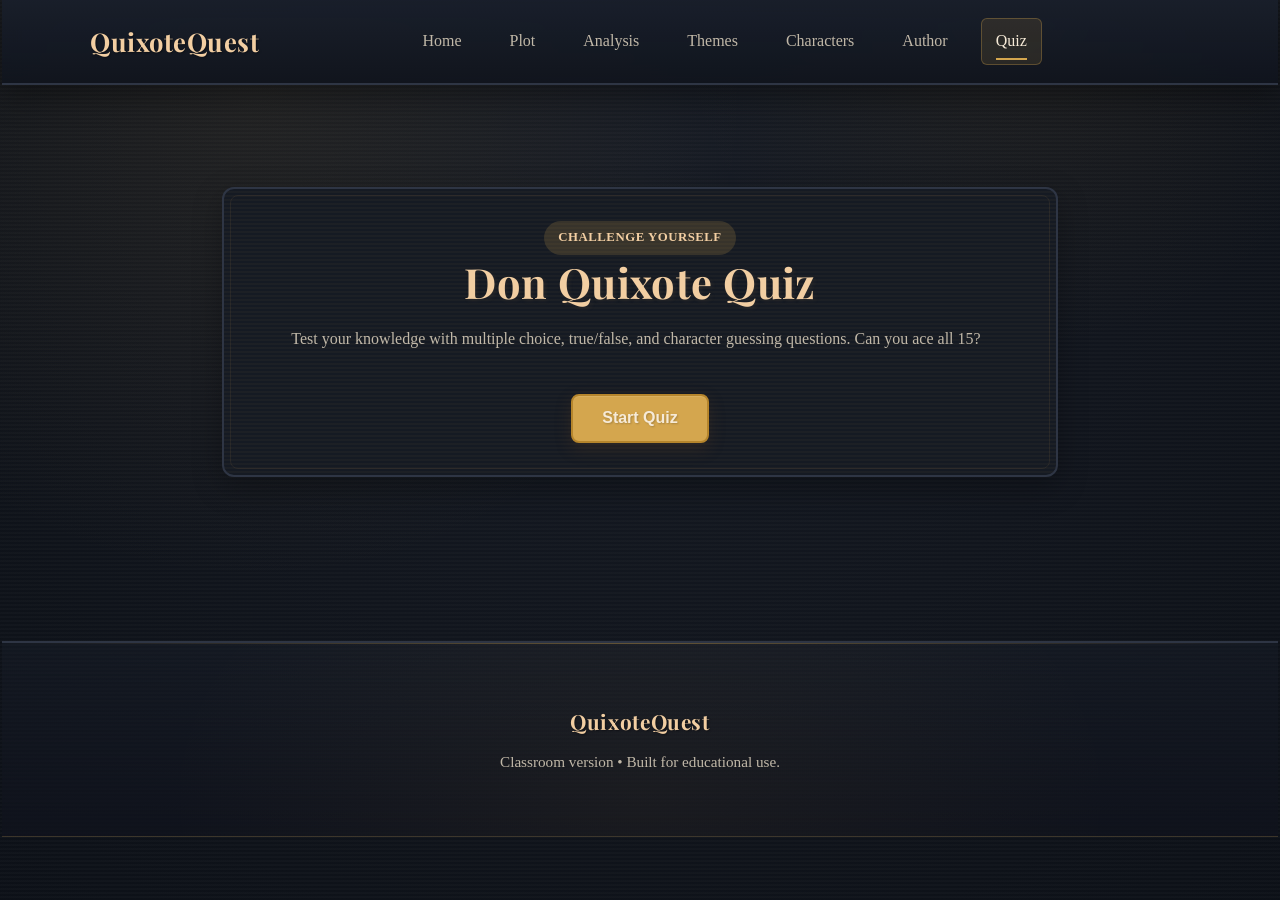
<file: quiz.html>
<!doctype html>
<html lang="en">
<head>
  <meta charset="utf-8" />
  <meta name="viewport" content="width=device-width,initial-scale=1" />
  <title>QuixoteQuest — Quiz</title>
  <link rel="preconnect" href="https://fonts.googleapis.com">
  <link rel="preconnect" href="https://fonts.gstatic.com" crossorigin>
  <link href="https://fonts.googleapis.com/css2?family=Inter:wght@400;500;600&family=Playfair+Display:wght@600;700&display=swap" rel="stylesheet">
  <link rel="stylesheet" href="css/style.css">
  <style>
    /* Quiz-specific styles */
    .quiz-container {
      max-width: 900px;
      margin: 0 auto;
      padding: 2rem;
    }

    .quiz-header {
      text-align: center;
      margin-bottom: 2rem;
      animation: slideDown 0.6s ease;
    }

    @keyframes slideDown {
      from {
        opacity: 0;
        transform: translateY(-20px);
      }
      to {
        opacity: 1;
        transform: translateY(0);
      }
    }

    .quiz-progress {
      background: var(--accent);
      border: 1px solid var(--border);
      border-radius: 12px;
      padding: 1.2rem;
      margin-bottom: 2rem;
      display: flex;
      align-items: center;
      gap: 1rem;
    }

    .progress-bar {
      flex: 1;
      height: 10px;
      background: var(--panel);
      border-radius: 999px;
      overflow: hidden;
      border: 1px solid var(--border);
    }

    .progress-fill {
      height: 100%;
      background: linear-gradient(90deg, var(--brown), var(--brown-dark));
      border-radius: 999px;
      transition: width 0.5s ease;
      box-shadow: 0 0 12px rgba(212, 166, 78, 0.4);
    }

    .progress-text {
      color: var(--sepia);
      font-weight: 700;
      min-width: 60px;
      text-align: right;
    }

    .question-container {
      animation: fadeInUp 0.5s ease;
      margin-bottom: 2rem;
    }

    @keyframes fadeInUp {
      from {
        opacity: 0;
        transform: translateY(20px);
      }
      to {
        opacity: 1;
        transform: translateY(0);
      }
    }

    .question-box {
      background: var(--card);
      border: 2px solid var(--border);
      border-radius: 14px;
      padding: 2rem;
      box-shadow: var(--shadow);
    }

    .question-title {
      font-size: 1.3rem;
      color: var(--sepia);
      margin-bottom: 0.5rem;
      font-weight: 700;
    }

    .question-type {
      display: inline-flex;
      align-items: center;
      gap: 6px;
      padding: 0.35rem 0.8rem;
      border-radius: 999px;
      background: rgba(212, 166, 78, 0.18);
      color: var(--brown-light);
      font-weight: 600;
      font-size: 0.85rem;
      text-transform: uppercase;
      margin-bottom: 1rem;
    }

    .question-text {
      color: var(--ink);
      font-size: 1.1rem;
      margin-bottom: 1.5rem;
      line-height: 1.6;
    }

    .options {
      display: grid;
      gap: 0.9rem;
    }

    .option-btn {
      padding: 1rem 1.4rem;
      background: var(--panel);
      border: 2px solid var(--border);
      border-radius: 10px;
      color: var(--ink);
      cursor: pointer;
      font-weight: 600;
      font-size: 1rem;
      transition: all 0.3s ease;
      position: relative;
      overflow: hidden;
      text-align: left;
    }

    .option-btn::before {
      content: '';
      position: absolute;
      left: 0;
      top: 0;
      width: 4px;
      height: 100%;
      background: var(--brown);
      transform: scaleY(0);
      transform-origin: top;
      transition: transform 0.3s ease;
    }

    .option-btn:hover {
      border-color: var(--brown-light);
      background: rgba(212, 166, 78, 0.08);
      transform: translateX(4px);
    }

    .option-btn:hover::before {
      transform: scaleY(1);
    }

    .option-btn.selected {
      background: rgba(212, 166, 78, 0.2);
      border-color: var(--brown);
      box-shadow: inset 0 0 12px rgba(212, 166, 78, 0.15);
    }

    .option-btn.correct {
      background: rgba(76, 175, 80, 0.2);
      border-color: #4caf50;
      box-shadow: 0 0 12px rgba(76, 175, 80, 0.3);
      animation: correctPulse 0.6s ease;
    }

    .option-btn.incorrect {
      background: rgba(244, 67, 54, 0.2);
      border-color: #f44336;
      box-shadow: 0 0 12px rgba(244, 67, 54, 0.3);
      animation: incorrectShake 0.4s ease;
    }

    @keyframes correctPulse {
      0%, 100% { transform: scale(1); }
      50% { transform: scale(1.02); }
    }

    @keyframes incorrectShake {
      0%, 100% { transform: translateX(0); }
      25% { transform: translateX(-5px); }
      75% { transform: translateX(5px); }
    }

    .feedback {
      margin-top: 1.2rem;
      padding: 1rem 1.2rem;
      border-radius: 10px;
      font-weight: 600;
      animation: slideIn 0.4s ease;
    }

    @keyframes slideIn {
      from {
        opacity: 0;
        transform: translateX(-10px);
      }
      to {
        opacity: 1;
        transform: translateX(0);
      }
    }

    .feedback.correct {
      background: rgba(76, 175, 80, 0.15);
      border-left: 4px solid #4caf50;
      color: #a5d6a7;
    }

    .feedback.incorrect {
      background: rgba(244, 67, 54, 0.15);
      border-left: 4px solid #f44336;
      color: #ef9a9a;
    }

    .btn-group {
      display: flex;
      gap: 1rem;
      margin-top: 2rem;
      justify-content: space-between;
    }

    .btn-quiz {
      padding: 0.9rem 1.8rem;
      border: none;
      border-radius: 8px;
      font-weight: 700;
      cursor: pointer;
      font-size: 1rem;
      transition: all 0.3s ease;
    }

    .btn-next {
      background: var(--brown);
      color: var(--parchment);
      flex: 1;
    }

    .btn-next:hover:not(:disabled) {
      background: var(--brown-dark);
      transform: translateY(-2px);
      box-shadow: 0 6px 16px rgba(107, 68, 35, 0.3);
    }

    .btn-next:disabled {
      opacity: 0.5;
      cursor: not-allowed;
    }

    .btn-restart {
      background: var(--accent);
      color: var(--ink);
      border: 2px solid var(--border);
    }

    .btn-restart:hover {
      background: var(--panel);
      border-color: var(--brown);
    }

    .results-container {
      text-align: center;
      animation: zoomIn 0.6s ease;
    }

    @keyframes zoomIn {
      from {
        opacity: 0;
        transform: scale(0.95);
      }
      to {
        opacity: 1;
        transform: scale(1);
      }
    }

    .results-score {
      font-size: 3.5rem;
      color: var(--sepia);
      font-weight: 700;
      margin: 1rem 0;
      font-family: "Playfair Display", serif;
    }

    .results-message {
      font-size: 1.3rem;
      color: var(--ink);
      margin-bottom: 1rem;
    }

    .results-detail {
      color: var(--muted);
      font-size: 1.1rem;
      margin-bottom: 2rem;
    }

    .score-ring {
      width: 200px;
      height: 200px;
      border-radius: 50%;
      display: flex;
      align-items: center;
      justify-content: center;
      margin: 0 auto 2rem;
      border: 8px solid var(--border);
      position: relative;
      background: conic-gradient(
        from 0deg,
        var(--brown) 0deg,
        var(--brown) calc(var(--score-percent) * 3.6deg),
        var(--panel) calc(var(--score-percent) * 3.6deg) 360deg
      );
    }

    .score-ring::before {
      content: '';
      position: absolute;
      inset: 12px;
      border-radius: 50%;
      background: var(--card);
    }

    .score-value {
      position: relative;
      z-index: 1;
      font-size: 2.5rem;
      font-weight: 700;
      color: var(--sepia);
    }

    .hidden {
      display: none;
    }

    /* Responsive */
    @media (max-width: 768px) {
      .quiz-container {
        padding: 1rem;
      }

      .question-box {
        padding: 1.5rem;
      }

      .results-score {
        font-size: 2.5rem;
      }

      .btn-group {
        flex-direction: column;
      }

      .score-ring {
        width: 160px;
        height: 160px;
      }
    }
    .back-to-top {
      position: fixed;
      bottom: 30px;
      right: 30px;
      width: 50px;
      height: 50px;
      background: var(--brown);
      border: none;
      border-radius: 50%;
      cursor: pointer;
      display: flex;
      align-items: center;
      justify-content: center;
      font-size: 1.5rem;
      color: var(--parchment);
      box-shadow: 0 8px 20px rgba(107, 68, 35, 0.4);
      transition: all 0.3s ease;
      opacity: 0;
      visibility: hidden;
      transform: scale(0);
      z-index: 100;
    }
    .back-to-top.show {
      opacity: 1;
      visibility: visible;
      animation: popIn 0.5s cubic-bezier(0.68, -0.55, 0.265, 1.55) forwards;
    }
    @keyframes popIn {
      0% { transform: scale(0); opacity: 0; }
      50% { transform: scale(1.15); }
      100% { transform: scale(1); opacity: 1; }
    }
    .back-to-top:hover {
      background: var(--brown-dark);
      transform: scale(1.1) translateY(-5px);
      box-shadow: 0 12px 28px rgba(107, 68, 35, 0.5);
    }
    .back-to-top:active { transform: scale(0.95); }
    @media (max-width: 768px) {
      .back-to-top {
        bottom: 20px;
        right: 20px;
        width: 45px;
        height: 45px;
        font-size: 1.2rem;
      }
    }
  </style>
</head>

<body>
  <div id="top"></div>
  <div class="page-frame" aria-hidden="true"></div>
  <div class="page-shell">
    <button class="back-to-top" id="backToTopBtn" title="Back to top">↑</button>
    <header class="nav-shell">
      <div class="nav-inner">
        <a class="brand" href="index.html">QuixoteQuest</a>
        <nav class="nav-menu" id="navMenu">
          <a href="index.html">Home</a>
          <a href="plot.html">Plot</a>
          <a href="analysis.html">Analysis</a>
          <a href="themes.html">Themes</a>
          <a href="characters.html">Characters</a>
          <a href="author.html">Author</a>
          <a href="quiz.html" class="active">Quiz</a>
        </nav>
        <div class="nav-cta">
          <button class="hamburger" id="hamburger" aria-label="Toggle menu">
            <span class="hamburger-line"></span>
            <span class="hamburger-line"></span>
            <span class="hamburger-line"></span>
          </button>
        </div>
      </div>
    </header>

    <section class="section" id="quiz-section">
      <div class="quiz-container">
        
        <!-- Quiz Header -->
        <div id="quizStartScreen" class="quiz-header card-soft">
          <span class="pill-label">Challenge yourself</span>
          <h1 class="section-title">Don Quixote Quiz</h1>
          <p class="section-lead" style="margin: 1rem 0;">Test your knowledge with multiple choice, true/false, and character guessing questions. Can you ace all 15?</p>
          <button class="btn" id="startBtn" style="margin-top: 1.5rem;">Start Quiz</button>
        </div>

        <!-- Quiz Progress -->
        <div id="quizProgress" class="quiz-progress hidden">
          <div class="progress-bar">
            <div class="progress-fill" id="progressFill" style="width: 0%;"></div>
          </div>
          <div class="progress-text"><span id="currentQuestion">1</span>/<span id="totalQuestions">15</span></div>
        </div>

        <!-- Question Container -->
        <div id="quizContent" class="hidden">
          <div class="question-container">
            <div class="question-box">
              <div class="question-type" id="questionType">Multiple Choice</div>
              <h2 class="question-title" id="questionTitle"></h2>
              <p class="question-text" id="questionText"></p>
              <div class="options" id="optionsContainer"></div>
              <div id="feedbackContainer"></div>
            </div>
          </div>

          <div class="btn-group">
            <button class="btn-quiz btn-next" id="nextBtn" disabled>Next Question</button>
            <button class="btn-quiz btn-restart" id="quitBtn">Quit Quiz</button>
          </div>
        </div>

        <!-- Results Screen -->
        <div id="resultsScreen" class="hidden">
          <div class="results-container card-soft">
            <span class="pill-label">Quiz Complete</span>
            <div class="score-ring" id="scoreRing">
              <div class="score-value" id="scoreValue">0%</div>
            </div>
            <h2 class="results-message" id="resultMessage"></h2>
            <p class="results-detail" id="resultDetail"></p>
            <div class="btn-group" style="justify-content: center;">
              <button class="btn" id="restartQuizBtn">Retake Quiz</button>
              <a href="index.html" class="btn ghost">Back to Home</a>
            </div>
          </div>
        </div>

      </div>
    </section>

    <footer class="footer">
      <div class="container footer-inner">
        <div>
          <h4 class="brand">QuixoteQuest</h4>
          <p class="muted">Classroom version • Built for educational use.</p>
        </div>
      </div>
    </footer>
  </div>

  <script src="js/main.js"></script>
  <script>
    // Quiz Questions Database
    const quizQuestions = [
      {
        id: 1,
        type: 'multiple',
        title: 'Multiple Choice',
        question: 'What is Don Quixote\'s real name before he becomes a knight?',
        options: ['Alonso Quixano', 'Diego de la Mancha', 'Fernando de Castilla', 'Rodrigo Sanchez'],
        correct: 0,
        explanation: 'His birth name was Alonso Quixano. He renamed himself "Don Quixote of La Mancha" to sound more knightly.'
      },
      {
        id: 2,
        type: 'truefalse',
        title: 'True or False',
        question: 'Sancho Panza is a nobleman and loyal supporter of Don Quixote.',
        options: ['True', 'False'],
        correct: 1,
        explanation: 'False. Sancho is a peasant laborer, not a nobleman. Though he is loyal, his humble background is central to the story.'
      },
      {
        id: 3,
        type: 'multiple',
        title: 'Multiple Choice',
        question: 'What is the name of Don Quixote\'s horse?',
        options: ['Bucephalus', 'Rocinante', 'Centaur', 'Destrier'],
        correct: 1,
        explanation: 'Rocinante is the name of Don Quixote\'s old, worn-out horse. Cervantes notes it was meant to suggest a noble steed.'
      },
      {
        id: 4,
        type: 'guess',
        title: 'Guess the Character',
        question: 'I am the woman Don Quixote idealizes as his lady love, though I am actually a simple peasant girl. Who am I?',
        options: ['Dulcinea del Toboso', 'Teresa Panza', 'Dorothea', 'Altisidora'],
        correct: 0,
        explanation: 'You are thinking of Dulcinea del Toboso. She is Don Quixote\'s imagined "perfect lady," though her real name is Aldonza.'
      },
      {
        id: 5,
        type: 'truefalse',
        title: 'True or False',
        question: 'The Battle of Lepanto was a real historical event where Cervantes himself was wounded.',
        options: ['True', 'False'],
        correct: 0,
        explanation: 'True. Cervantes fought in this battle in 1571 and lost the use of his left hand from his wounds.'
      },
      {
        id: 6,
        type: 'multiple',
        title: 'Multiple Choice',
        question: 'What does Don Quixote famously mistake for giants?',
        options: ['Windmills', 'Water mills', 'Mountains', 'Clouds'],
        correct: 0,
        explanation: 'Windmills are the most iconic misinterpretation in the novel. This scene symbolizes Quixote\'s confused perception of reality.'
      },
      {
        id: 7,
        type: 'guess',
        title: 'Guess the Character',
        question: 'I am a practical, witty peasant who serves as Don Quixote\'s squire and keeps him grounded with my common sense. Who am I?',
        options: ['Sancho Panza', 'Gines de Pasamonte', 'The Priest', 'The Barber'],
        correct: 0,
        explanation: 'That\'s Sancho Panza! His earthy wisdom and loyalty form the emotional core of the story.'
      },
      {
        id: 8,
        type: 'truefalse',
        title: 'True or False',
        question: 'Don Quixote Part II was published 10 years after Part I.',
        options: ['True', 'False'],
        correct: 0,
        explanation: 'True. Part I was published in 1605, and Part II in 1615—exactly ten years later.'
      },
      {
        id: 9,
        type: 'multiple',
        title: 'Multiple Choice',
        question: 'What does Don Quixote mistake for the mythical Mambrino\'s helmet?',
        options: ['A brass basin', 'A golden crown', 'A knight\'s visor', 'A bishop\'s miter'],
        correct: 0,
        explanation: 'He steals a barber\'s brass basin, convinced it is the legendary Mambrino\'s helmet.'
      },
      {
        id: 10,
        type: 'guess',
        title: 'Guess the Character',
        question: 'I am a fictional Moorish historian whose manuscript Cervantes claims to translate, adding layers of authorship to the tale. Who am I?',
        options: ['Cide Hamete Benengeli', 'Miguel de Cervantes', 'The Duke', 'Sampson Carrasco'],
        correct: 0,
        explanation: 'I am Cide Hamete Benengeli. Cervantes uses this fictional narrator to explore questions about authorship and truth.'
      },
      {
        id: 11,
        type: 'truefalse',
        title: 'True or False',
        question: 'Sancho Panza becomes the governor of an island in Part II.',
        options: ['True', 'False'],
        correct: 0,
        explanation: 'True. Though it\'s a trick by the Duke and Duchess, Sancho briefly rules the island and proves to be a just governor.'
      },
      {
        id: 12,
        type: 'multiple',
        title: 'Multiple Choice',
        question: 'Who defeats Don Quixote in Barcelona, forcing him to renounce knighthood?',
        options: ['The Knight of the White Moon', 'The Knight of the Mirrors', 'Sampson Carrasco disguised', 'All of the above'],
        correct: 3,
        explanation: 'Sampson Carrasco, disguised as the Knight of the White Moon, defeats Don Quixote in a duel in Barcelona.'
      },
      {
        id: 13,
        type: 'guess',
        title: 'Guess the Character',
        question: 'I am a young student from Don Quixote\'s village who disguises myself as a knight to bring Don Quixote back to reality. Who am I?',
        options: ['Sampson Carrasco', 'Cardenio', 'Ferdinand', 'The Priest'],
        correct: 0,
        explanation: 'That\'s Sampson Carrasco! His scheme to defeat Quixote in battle becomes an obsession throughout Part II.'
      },
      {
        id: 14,
        type: 'truefalse',
        title: 'True or False',
        question: 'Don Quixote dies from a physical illness rather than a broken heart.',
        options: ['True', 'False'],
        correct: 1,
        explanation: 'False. The novel suggests Don Quixote dies from heartbreak after his defeat, not physical disease.'
      },
      {
        id: 15,
        type: 'multiple',
        title: 'Multiple Choice',
        question: 'In what region of Spain does Don Quixote primarily set out on his adventures?',
        options: ['Andalusia', 'La Mancha', 'Catalonia', 'Aragon'],
        correct: 1,
        explanation: 'La Mancha is the central region where Don Quixote lives and begins his travels.'
      }
    ];

    // Quiz Logic
    let currentQuestionIndex = 0;
    let score = 0;
    let answers = [];
    let quizStarted = false;

    const startBtn = document.getElementById('startBtn');
    const quizStartScreen = document.getElementById('quizStartScreen');
    const quizProgress = document.getElementById('quizProgress');
    const quizContent = document.getElementById('quizContent');
    const resultsScreen = document.getElementById('resultsScreen');
    const nextBtn = document.getElementById('nextBtn');
    const quitBtn = document.getElementById('quitBtn');
    const restartQuizBtn = document.getElementById('restartQuizBtn');
    const questionTitle = document.getElementById('questionTitle');
    const questionText = document.getElementById('questionText');
    const optionsContainer = document.getElementById('optionsContainer');
    const feedbackContainer = document.getElementById('feedbackContainer');
    const questionTypeEl = document.getElementById('questionType');
    const progressFill = document.getElementById('progressFill');
    const currentQuestionEl = document.getElementById('currentQuestion');
    const totalQuestionsEl = document.getElementById('totalQuestions');

    // Start Quiz
    startBtn.addEventListener('click', () => {
      quizStarted = true;
      quizStartScreen.classList.add('hidden');
      quizProgress.classList.remove('hidden');
      quizContent.classList.remove('hidden');
      totalQuestionsEl.textContent = quizQuestions.length;
      loadQuestion();
    });

    // Load Question
    function loadQuestion() {
      const question = quizQuestions[currentQuestionIndex];
      feedbackContainer.innerHTML = '';
      nextBtn.disabled = true;
      nextBtn.textContent = 'Next Question';

      // Update progress
      currentQuestionEl.textContent = currentQuestionIndex + 1;
      const progress = ((currentQuestionIndex) / quizQuestions.length) * 100;
      progressFill.style.width = progress + '%';

      // Set question info
      questionTypeEl.textContent = question.type === 'truefalse' ? 'True or False' : (question.type === 'guess' ? 'Guess the Character' : 'Multiple Choice');
      questionTitle.textContent = question.question;
      questionText.textContent = '';

      // Load options
      optionsContainer.innerHTML = '';
      question.options.forEach((option, index) => {
        const btn = document.createElement('button');
        btn.className = 'option-btn';
        btn.textContent = option;
        btn.addEventListener('click', () => selectAnswer(index, btn));
        optionsContainer.appendChild(btn);
      });
    }

    // Select Answer
    function selectAnswer(index, btn) {
      if (feedbackContainer.innerHTML !== '') return; // Already answered

      const question = quizQuestions[currentQuestionIndex];
      const isCorrect = index === question.correct;
      const allBtns = optionsContainer.querySelectorAll('.option-btn');

      // Mark selection
      allBtns.forEach((b, i) => {
        if (i === question.correct) {
          b.classList.add('correct');
        } else if (i === index && !isCorrect) {
          b.classList.add('incorrect');
        }
        b.disabled = true;
      });

      // Show feedback
      const feedback = document.createElement('div');
      feedback.className = `feedback ${isCorrect ? 'correct' : 'incorrect'}`;
      feedback.innerHTML = `${isCorrect ? '✓ Correct!' : '✗ Incorrect'} ${question.explanation}`;
      feedbackContainer.appendChild(feedback);

      // Record answer
      answers.push({
        question: question.question,
        selected: question.options[index],
        correct: question.options[question.correct],
        isCorrect: isCorrect
      });

      if (isCorrect) score++;
      nextBtn.disabled = false;

      // Update button text for last question
      if (currentQuestionIndex === quizQuestions.length - 1) {
        nextBtn.textContent = 'See Results';
      }
    }

    // Next Question
    nextBtn.addEventListener('click', () => {
      currentQuestionIndex++;
      if (currentQuestionIndex < quizQuestions.length) {
        loadQuestion();
      } else {
        showResults();
      }
    });

    // Show Results
    function showResults() {
      quizProgress.classList.add('hidden');
      quizContent.classList.add('hidden');
      resultsScreen.classList.remove('hidden');

      const percentage = Math.round((score / quizQuestions.length) * 100);
      document.getElementById('scoreValue').textContent = percentage + '%';

      // CSS custom property for conic gradient
      document.getElementById('scoreRing').style.setProperty('--score-percent', percentage);

      let message = '';
      let detail = '';

      if (percentage === 100) {
        message = 'Perfect Score! 🎉';
        detail = 'You are a true Quixote scholar! You mastered all aspects of the novel.';
      } else if (percentage >= 80) {
        message = 'Excellent! 🌟';
        detail = `You scored ${score}/${quizQuestions.length}. You have a strong grasp of the story.`;
      } else if (percentage >= 60) {
        message = 'Good Job! ✓';
        detail = `You scored ${score}/${quizQuestions.length}. Keep reading to deepen your understanding.`;
      } else if (percentage >= 40) {
        message = 'Not Bad 👍';
        detail = `You scored ${score}/${quizQuestions.length}. Review the characters and plot to improve.`;
      } else {
        message = 'Keep Learning 📖';
        detail = `You scored ${score}/${quizQuestions.length}. Dive deeper into the novel!`;
      }

      document.getElementById('resultMessage').textContent = message;
      document.getElementById('resultDetail').textContent = detail;
    }

    // Restart Quiz
    restartQuizBtn.addEventListener('click', () => {
      currentQuestionIndex = 0;
      score = 0;
      answers = [];
      quizStarted = false;
      feedbackContainer.innerHTML = '';
      optionsContainer.innerHTML = '';
      resultsScreen.classList.add('hidden');
      quizStartScreen.classList.remove('hidden');
      nextBtn.textContent = 'Next Question';
    });

    // Quit Quiz
    quitBtn.addEventListener('click', () => {
      if (confirm('Are you sure you want to quit the quiz?')) {
        window.location.href = 'index.html';
      }
    });

    // Close mobile menu on link click
    const navLinks = document.querySelectorAll('.nav-menu a');
    navLinks.forEach(link => {
      link.addEventListener('click', () => {
        document.getElementById('navMenu').classList.remove('active');
        document.getElementById('hamburger').classList.remove('active');
      });
    });

    // Hamburger menu toggle
    const hamburger = document.getElementById('hamburger');
    const navMenu = document.getElementById('navMenu');
    hamburger.addEventListener('click', () => {
      hamburger.classList.toggle('active');
      navMenu.classList.toggle('active');
    });
  </script>
</body>
</html>
</file>
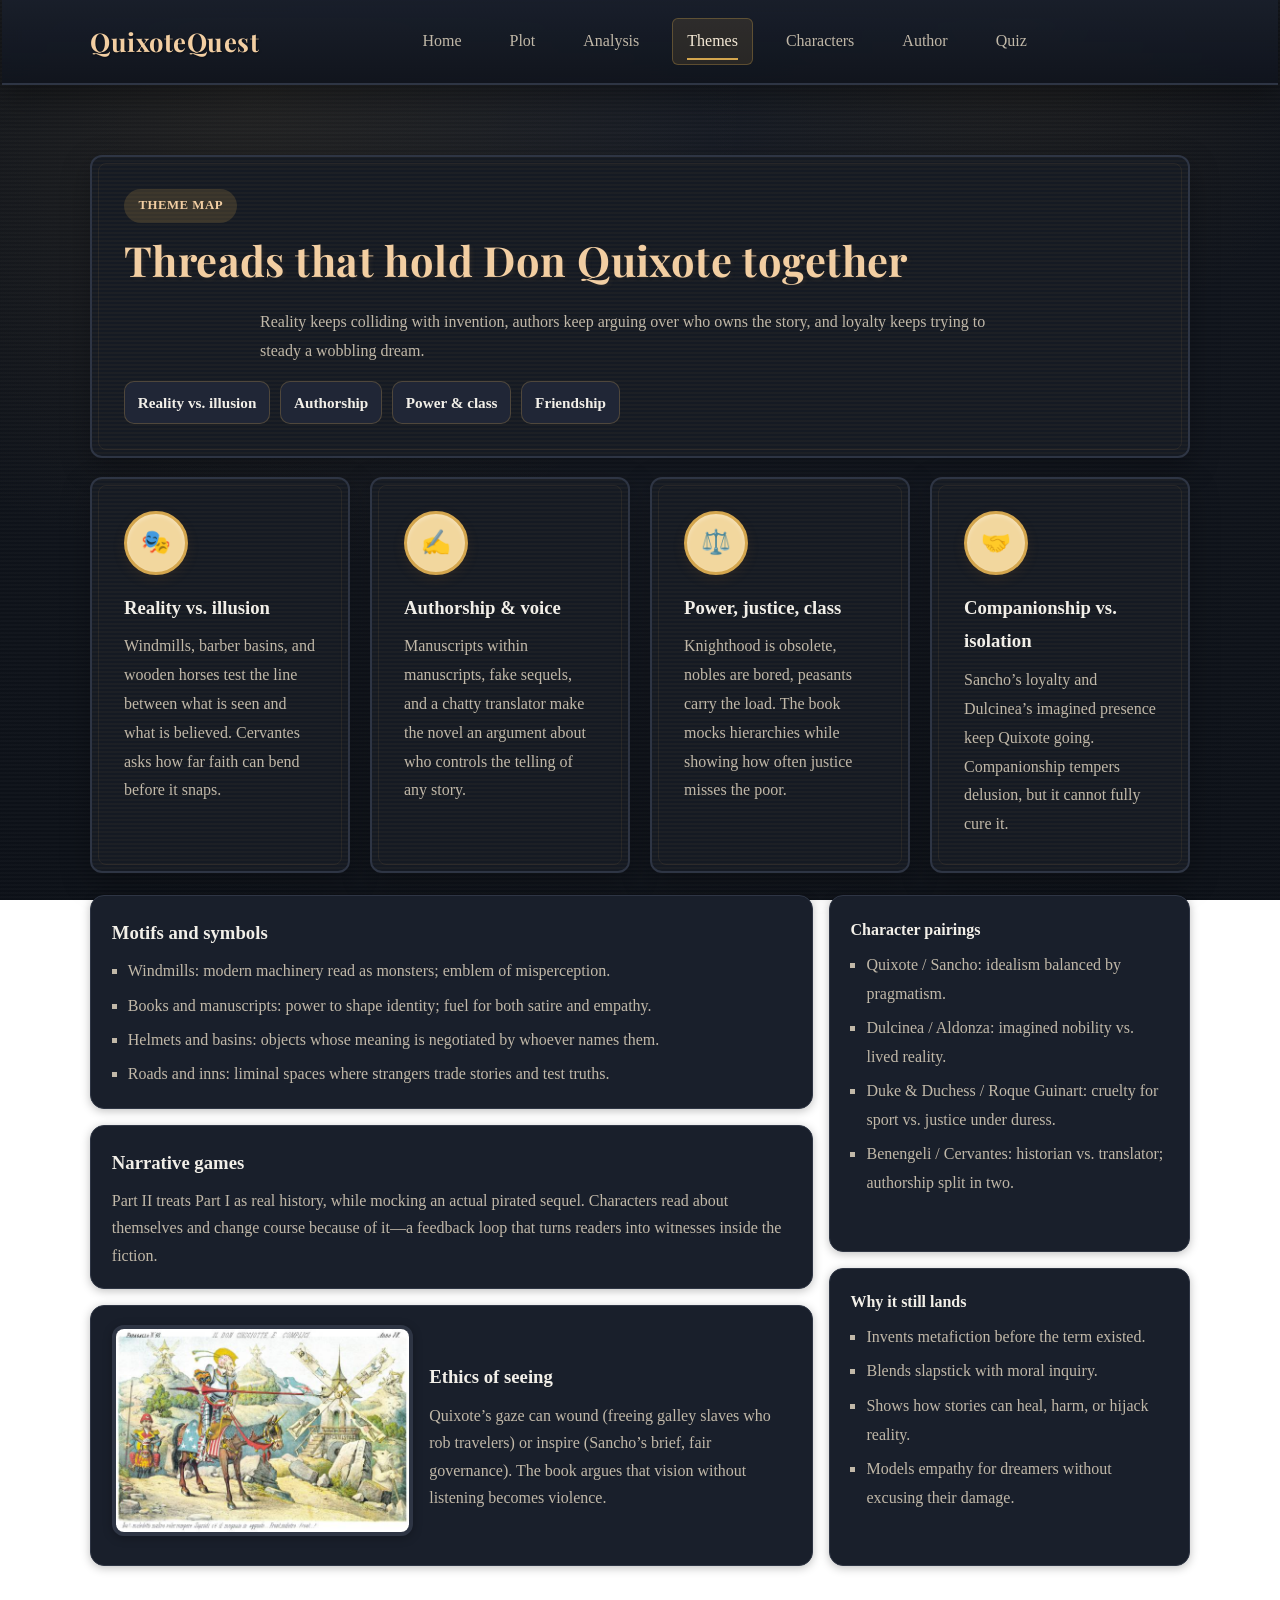
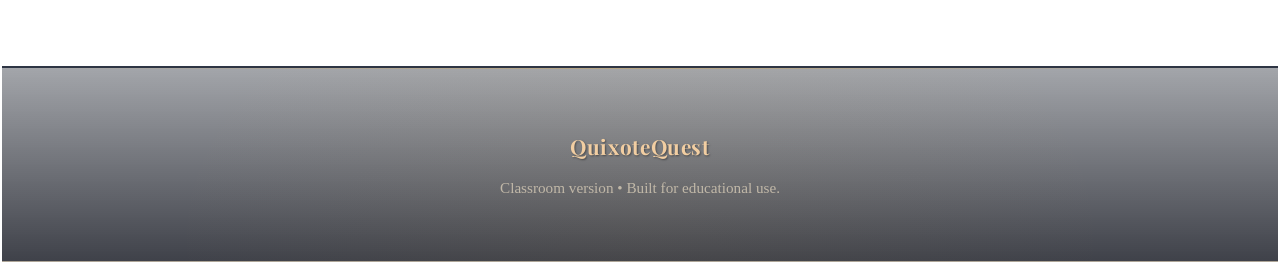
<file: themes.html>
<!doctype html>
<html lang="en">
<head>
  <meta charset="utf-8" />
  <meta name="viewport" content="width=device-width,initial-scale=1" />
  <title>QuixoteQuest — Themes</title>
  <link rel="preconnect" href="https://fonts.googleapis.com">
  <link rel="preconnect" href="https://fonts.gstatic.com" crossorigin>
  <link href="https://fonts.googleapis.com/css2?family=Inter:wght@400;500;600&family=Playfair+Display:wght@600;700&display=swap" rel="stylesheet">
  <link rel="stylesheet" href="css/style.css">
  <style>
    .back-to-top {
      position: fixed;
      bottom: 30px;
      right: 30px;
      width: 50px;
      height: 50px;
      background: var(--brown);
      border: none;
      border-radius: 50%;
      cursor: pointer;
      display: flex;
      align-items: center;
      justify-content: center;
      font-size: 1.5rem;
      color: var(--parchment);
      box-shadow: 0 8px 20px rgba(107, 68, 35, 0.4);
      transition: all 0.3s ease;
      opacity: 0;
      visibility: hidden;
      transform: scale(0);
      z-index: 100;
    }
    .back-to-top.show {
      opacity: 1;
      visibility: visible;
      animation: popIn 0.5s cubic-bezier(0.68, -0.55, 0.265, 1.55) forwards;
    }
    @keyframes popIn {
      0% { transform: scale(0); opacity: 0; }
      50% { transform: scale(1.15); }
      100% { transform: scale(1); opacity: 1; }
    }
    .back-to-top:hover {
      background: var(--brown-dark);
      transform: scale(1.1) translateY(-5px);
      box-shadow: 0 12px 28px rgba(107, 68, 35, 0.5);
    }
    .back-to-top:active { transform: scale(0.95); }
    @media (max-width: 768px) {
      .back-to-top {
        bottom: 20px;
        right: 20px;
        width: 45px;
        height: 45px;
        font-size: 1.2rem;
      }
    }
  </style>
</head>

<body>
  <div id="top"></div>
  <div class="page-frame" aria-hidden="true"></div>
  <div class="page-shell">
    <button class="back-to-top" id="backToTopBtn" title="Back to top">↑</button>
    <header class="nav-shell">
      <div class="nav-inner">
        <a class="brand" href="index.html">QuixoteQuest</a>
        <nav class="nav-menu" id="navMenu">
          <a href="index.html">Home</a>
          <a href="plot.html">Plot</a>
          <a href="analysis.html">Analysis</a>
          <a href="themes.html" class="active">Themes</a>
          <a href="characters.html">Characters</a>
          <a href="author.html">Author</a>
          <a href="quiz.html">Quiz</a>
        </nav>
        <div class="nav-cta">
          <button class="hamburger" id="hamburger" aria-label="Toggle menu">
            <span class="hamburger-line"></span>
            <span class="hamburger-line"></span>
            <span class="hamburger-line"></span>
          </button>
        </div>
      </div>
    </header>

    <section class="section" id="themes">
      <div class="container">
        <div class="card-soft" style="display:grid;gap:0.6rem;">
          <span class="pill-label">Theme map</span>
          <h1 class="section-title">Threads that hold Don Quixote together</h1>
          <p class="section-lead">Reality keeps colliding with invention, authors keep arguing over who owns the story, and loyalty keeps trying to steady a wobbling dream.</p>
          <div class="theme-pills">
            <span class="theme-chip">Reality vs. illusion</span>
            <span class="theme-chip">Authorship</span>
            <span class="theme-chip">Power & class</span>
            <span class="theme-chip">Friendship</span>
          </div>
        </div>
      </div>

      <div class="container feature-grid" style="margin-top:1.2rem;">
        <article class="card-soft">
          <div class="icon-dot">🎭</div>
          <h3>Reality vs. illusion</h3>
          <p>Windmills, barber basins, and wooden horses test the line between what is seen and what is believed. Cervantes asks how far faith can bend before it snaps.</p>
        </article>
        <article class="card-soft">
          <div class="icon-dot">✍️</div>
          <h3>Authorship & voice</h3>
          <p>Manuscripts within manuscripts, fake sequels, and a chatty translator make the novel an argument about who controls the telling of any story.</p>
        </article>
        <article class="card-soft">
          <div class="icon-dot">⚖️</div>
          <h3>Power, justice, class</h3>
          <p>Knighthood is obsolete, nobles are bored, peasants carry the load. The book mocks hierarchies while showing how often justice misses the poor.</p>
        </article>
        <article class="card-soft">
          <div class="icon-dot">🤝</div>
          <h3>Companionship vs. isolation</h3>
          <p>Sancho’s loyalty and Dulcinea’s imagined presence keep Quixote going. Companionship tempers delusion, but it cannot fully cure it.</p>
        </article>
      </div>

      <div class="container analysis-grid" style="margin-top:1.4rem;">
        <div class="analysis-main">
          <article class="insight-card">
            <h3>Motifs and symbols</h3>
            <ul class="beat-list">
              <li>Windmills: modern machinery read as monsters; emblem of misperception.</li>
              <li>Books and manuscripts: power to shape identity; fuel for both satire and empathy.</li>
              <li>Helmets and basins: objects whose meaning is negotiated by whoever names them.</li>
              <li>Roads and inns: liminal spaces where strangers trade stories and test truths.</li>
            </ul>
          </article>

          <article class="insight-card">
            <h3>Narrative games</h3>
            <p>Part II treats Part I as real history, while mocking an actual pirated sequel. Characters read about themselves and change course because of it—a feedback loop that turns readers into witnesses inside the fiction.</p>
          </article>

          <article class="insight-card image-card">
            <div class="image-card__media" aria-hidden="true">
              <img src="images/windmill.jpg" alt="Windmills at sunset" loading="lazy">
            </div>
            <div class="image-card__body">
              <h3>Ethics of seeing</h3>
              <p>Quixote’s gaze can wound (freeing galley slaves who rob travelers) or inspire (Sancho’s brief, fair governance). The book argues that vision without listening becomes violence.</p>
            </div>
          </article>
        </div>

        <aside class="analysis-aside">
          <div class="insight-card mini-card">
            <h4>Character pairings</h4>
            <ul class="beat-list">
              <li>Quixote / Sancho: idealism balanced by pragmatism.</li>
              <li>Dulcinea / Aldonza: imagined nobility vs. lived reality.</li>
              <li>Duke & Duchess / Roque Guinart: cruelty for sport vs. justice under duress.</li>
              <li>Benengeli / Cervantes: historian vs. translator; authorship split in two.</li>
            </ul>
          </div>

          <div class="insight-card mini-card">
            <h4>Why it still lands</h4>
            <ul class="beat-list">
              <li>Invents metafiction before the term existed.</li>
              <li>Blends slapstick with moral inquiry.</li>
              <li>Shows how stories can heal, harm, or hijack reality.</li>
              <li>Models empathy for dreamers without excusing their damage.</li>
            </ul>
          </div>
        </aside>
      </div>
    </section>

    <footer class="footer">
      <div class="container footer-inner">
        <div>
          <h4 class="brand">QuixoteQuest</h4>
          <p class="muted">Classroom version • Built for educational use.</p>
        </div>
      </div>
    </footer>
  </div>
  <script src="js/main.js"></script>
  <script>
    const backToTopBtn = document.getElementById('backToTopBtn');
    window.addEventListener('scroll', () => {
      if (window.scrollY > 300) {
        backToTopBtn.classList.add('show');
      } else {
        backToTopBtn.classList.remove('show');
      }
    });
    backToTopBtn.addEventListener('click', () => {
      window.scrollTo({ top: 0, behavior: 'smooth' });
    });
  </script>
</body>
</html>
</file>
<file: css/style.css>
/* RESET */
* {
  margin: 0;
  padding: 0;
  box-sizing: border-box;
}

:root {
  --brown: #d4a64e;
  --brown-dark: #b5852c;
  --brown-light: #f2d79e;
  --sepia: #f2cea2;
  --parchment: #f6ead7;
  --ink: #f2efe8;
  --muted: #c1b8a8;
  --card: #151a23;
  --panel: #191f2b;
  --accent: #202636;
  --border: #2e3544;
  --shadow-sm: 0 2px 10px rgba(0, 0, 0, 0.25);
  --shadow: 0 10px 30px rgba(0, 0, 0, 0.28);
  --shadow-lg: 0 18px 60px rgba(0, 0, 0, 0.35);
  --gradient-primary: linear-gradient(135deg, #d4a64e 0%, #b5852c 100%);
  --gradient-secondary: linear-gradient(135deg, #754c24 0%, #b5852c 100%);
  --gradient-bg: radial-gradient(1100px 1100px at 50% 20%, #161b24 0%, #11151d 45%, #0e1219 70%, #0b0f16 100%);
}

body {
  font-family: "Georgia", "Garamond", serif;
  color: var(--ink);
  background: var(--gradient-bg);
  background-image: 
    radial-gradient(900px 900px at 20% 10%, rgba(212, 166, 78, 0.08) 0%, rgba(0, 0, 0, 0) 55%),
    radial-gradient(700px 700px at 80% 0%, rgba(181, 133, 44, 0.08) 0%, rgba(0, 0, 0, 0) 50%),
    repeating-linear-gradient(0deg, transparent, transparent 2px, rgba(255, 255, 255, 0.02) 2px, rgba(255, 255, 255, 0.02) 4px),
    var(--gradient-bg);
  background-attachment: fixed;
  line-height: 1.8;
  -webkit-font-smoothing: antialiased;
  -moz-osx-font-smoothing: grayscale;
}

.page-shell {
  max-width: 2280px;
  margin: 0 auto;
  padding: 0 2px 8px;
}

.container {
  max-width: 1100px;
  margin: 0 auto;
}

/* ------------------------------
   NAVIGATION
-------------------------------*/
.nav-shell {
  position: sticky;
  top: 0;
  z-index: 10;
  background: linear-gradient(180deg, rgba(25, 31, 43, 0.95) 0%, rgba(16, 20, 29, 0.92) 100%);
  backdrop-filter: blur(10px);
  border-bottom: 2px solid var(--border);
  box-shadow: 0 10px 30px rgba(0, 0, 0, 0.35);
}

.nav-inner {
  display: flex;
  align-items: center;
  justify-content: space-between;
  padding: 18px 0;
  max-width: 1100px;
  margin: 0 auto;
}

.brand {
  font-family: "Playfair Display", "Georgia", serif;
  font-size: 1.6rem;
  font-weight: 700;
  color: var(--sepia);
  text-decoration: none;
  text-shadow: 1px 1px 2px rgba(0, 0, 0, 0.4);
  letter-spacing: 0.02em;
}

.nav-menu {
  display: flex;
  align-items: center;
  gap: 18px;
}

.nav-menu a {
  color: var(--muted);
  text-decoration: none;
  font-weight: 500;
  font-size: 1rem;
  padding: 8px 14px;
  border-radius: 6px;
  transition: all .25s ease;
  position: relative;
  border: 1px solid transparent;
}

.nav-menu a::after {
  content: '';
  position: absolute;
  bottom: 4px;
  left: 14px;
  right: 14px;
  height: 2px;
  background: var(--brown);
  opacity: 0;
  transition: opacity .25s ease;
}

.nav-menu a:hover::after,
.nav-menu a.active::after {
  opacity: 1;
}

.nav-menu a:hover,
.nav-menu a.active {
  color: var(--parchment);
  background: rgba(212, 166, 78, 0.12);
  border-color: rgba(212, 166, 78, 0.3);
}

.nav-cta {
  display: flex;
  align-items: center;
  gap: 12px;
}

.hamburger {
  display: none;
  flex-direction: column;
  background: none;
  border: none;
  cursor: pointer;
  padding: 6px;
}

.hamburger-line {
  width: 24px;
  height: 3px;
  background-color: var(--ink);
  margin: 3px 0;
  transition: 0.3s;
  border-radius: 3px;
}

.hamburger.active .hamburger-line:nth-child(1) {
  transform: rotate(-45deg) translate(-4px, 6px);
}

.hamburger.active .hamburger-line:nth-child(2) {
  opacity: 0;
}

.hamburger.active .hamburger-line:nth-child(3) {
  transform: rotate(45deg) translate(-4px, -6px);
}

/* ------------------------------
   HERO
------------------------------*/
.hero {
  padding: 70px 0 30px;
  background-color: #131823;
  background-image: radial-gradient(900px 900px at 20% 30%, rgba(212, 166, 78, 0.12) 0%, rgba(0, 0, 0, 0) 60%);
}

.hero-grid {
  display: grid;
  grid-template-columns: 1.1fr 0.9fr;
  gap: 40px;
  align-items: center;
}

.hero-copy .hero-title {
  font-family: "Playfair Display", "Georgia", serif;
  font-size: 3.2rem;
  font-weight: 700;
  color: var(--sepia);
  line-height: 1.2;
  margin: 12px 0 20px;
  letter-spacing: -0.01em;
  text-shadow: 2px 2px 4px rgba(139, 111, 71, 0.15);
}

.lead {
  max-width: 640px;
  color: var(--muted);
  font-size: 1.05rem;
}

.hero-visual {
  position: relative;
  display: flex;
  justify-content: center;
}

.hero-blob {
  position: absolute;
  inset: -20%;
  background: radial-gradient(700px 700px at 45% 45%, rgba(212, 166, 78, 0.18) 0%, rgba(25, 31, 43, 0.7) 50%, rgba(12, 15, 23, 0.8) 80%, rgba(12, 15, 23, 0) 100%);
  filter: blur(50px);
  z-index: 0;
  animation: float 10s ease-in-out infinite;
}

@keyframes float {
  0%, 100% { transform: translate(0, 0) scale(1); }
  50% { transform: translate(8px, -8px) scale(1.03); }
}

.hero-img {
  position: relative;
  z-index: 1;
  width: 100%;
  max-width: 520px;
  border-radius: 8px;
  border: 8px solid var(--accent);
  box-shadow: 
    var(--shadow-lg),
    inset 0 0 0 1px rgba(212, 166, 78, 0.18),
    0 0 0 1px rgba(0, 0, 0, 0.3);
  object-fit: cover;
  transition: transform .4s ease, box-shadow .4s ease;
  filter: sepia(0.15) contrast(1.08);
}

.hero-img:hover {
  transform: translateY(-3px);
  box-shadow: 
    0 20px 50px rgba(0, 0, 0, 0.35),
    inset 0 0 0 1px rgba(212, 166, 78, 0.24),
    0 0 0 1px rgba(0, 0, 0, 0.3);
}

.cta-row {
  display: flex;
  flex-wrap: wrap;
  gap: 12px;
  margin-top: 20px;
}

.btn {
  padding: 0.85rem 1.8rem;
  background: var(--brown);
  color: var(--parchment);
  border-radius: 8px;
  text-decoration: none;
  font-weight: 600;
  font-size: 1rem;
  border: 2px solid var(--brown-dark);
  display: inline-block;
  box-shadow: 
    0 6px 16px rgba(107, 68, 35, 0.25),
    inset 0 1px 0 rgba(255, 255, 255, 0.1);
  transition: all .3s ease;
  position: relative;
  text-shadow: 1px 1px 2px rgba(0, 0, 0, 0.2);
}

.btn:hover {
  transform: translateY(-2px);
  background: var(--brown-dark);
  box-shadow: 0 8px 20px rgba(107, 68, 35, 0.3);
}

.btn:active {
  transform: translateY(0);
  box-shadow: 0 4px 12px rgba(107, 68, 35, 0.2);
}

.btn.ghost {
  background: var(--parchment);
  color: #b5852c;
  border: 2px solid var(--brown);
  box-shadow: 
    0 4px 12px rgba(107, 68, 35, 0.15),
    inset 0 1px 0 rgba(255, 255, 255, 0.3);
  text-shadow: none;
}

.btn.ghost:hover {
  background: var(--card);
  border-color: var(--brown-dark);
  box-shadow: 0 6px 16px rgba(107, 68, 35, 0.2);
}

.btn.pill {
  border-radius: 999px;
  padding: 0.65rem 1.4rem;
}

/* ------------------------------
   FEATURE GRID / CARDS
-------------------------------*/
.feature-grid {
  margin-top: 2rem;
  display: grid;
  gap: 20px;
  grid-template-columns: repeat(auto-fit, minmax(260px, 1fr));
}

.card-soft {
  background: var(--card);
  border: 2px solid var(--border);
  border-radius: 12px;
  padding: 2rem;
  box-shadow: var(--shadow);
  transition: all .35s ease;
  position: relative;
  background-image: repeating-linear-gradient(
    0deg,
    transparent,
    transparent 2px,
    rgba(212, 166, 78, 0.04) 2px,
    rgba(212, 166, 78, 0.04) 4px
  );
}

.card-soft::before {
  content: '';
  position: absolute;
  inset: 6px;
  border: 1px solid rgba(139, 111, 71, 0.15);
  border-radius: 8px;
  pointer-events: none;
}

.card-soft:hover {
  transform: translateY(-4px);
  box-shadow: var(--shadow-lg);
  border-color: var(--brown-light);
}

.card-soft h3 {
  margin: 0 0 0.5rem;
  color: var(--ink);
}

.card-soft p {
  color: var(--muted);
}

.icon-dot {
  width: 64px;
  height: 64px;
  border-radius: 50%;
  background: var(--brown-light);
  border: 3px solid var(--brown);
  display: grid;
  place-items: center;
  margin-bottom: 16px;
  font-size: 1.5rem;
  box-shadow: 
    0 4px 12px rgba(107, 68, 35, 0.2),
    inset 0 2px 4px rgba(255, 255, 255, 0.3);
  transition: transform .3s ease;
}

.card-soft:hover .icon-dot {
  transform: scale(1.08) rotate(-5deg);
}

.section {
  margin-top: 70px;
}

.section-heading {
  text-align: center;
  margin-bottom: 28px;
}

.eyebrow {
  letter-spacing: 0.2em;
  text-transform: uppercase;
  font-size: 0.8rem;
  font-weight: 600;
  color: var(--brown);
  margin-bottom: 8px;
  font-family: Georgia, serif;
}

.section-title {
  font-size: 2.6rem;
  font-weight: 700;

  .plot-deck {
    grid-template-columns: 1fr;
  }

  .plot-aside {
    position: relative;
    top: 0;
  }
  color: var(--sepia);
  margin-bottom: 12px;
  font-family: "Playfair Display", "Georgia", serif;
  letter-spacing: 0.01em;
  line-height: 1.3;
  text-shadow: 2px 2px 4px rgba(139, 111, 71, 0.12);
}

.section-lead {
  max-width: 760px;
  margin: 0 auto;
  color: var(--muted);
}

.plot-text {
  color: var(--muted);
  font-size: 1.03rem;
  line-height: 1.8;
  display: grid;
  gap: 1rem;
}

.plot-text p {
  margin: 0;
  padding: 18px 20px;
  background: var(--accent);
  border: 1px solid var(--border);
  border-left: 4px solid var(--brown);
  border-radius: 12px;
  box-shadow: var(--shadow-sm);
}

.plot-text p:first-letter {
  font-size: 1.6rem;
  font-weight: 700;
  color: var(--ink);
}

.plot-img {
  width: 100%;
  max-width: 760px;
  display: block;
  margin: 0 auto;
  border-radius: 14px;
  border: 6px solid var(--border);
  object-fit: cover;
  box-shadow: 
    var(--shadow-lg),
    inset 0 0 0 1px rgba(212, 166, 78, 0.18);
  transition: transform .4s ease, box-shadow .4s ease, filter .4s ease;
  filter: sepia(0.12) contrast(1.05);
}

.plot-img:hover {
  transform: scale(1.01);
  box-shadow: 
    0 20px 50px rgba(107, 68, 35, 0.25),
    inset 0 0 0 1px rgba(139, 111, 71, 0.3);
  filter: sepia(0.08) contrast(1.08);
}

.plot-hero {
  position: relative;
  overflow: hidden;
  display: grid;
  gap: 0.65rem;
  background: radial-gradient(900px 900px at 20% 30%, rgba(212, 166, 78, 0.12) 0%, rgba(0, 0, 0, 0) 60%), var(--card);
}

.plot-hero::after {
  content: '';
  position: absolute;
  inset: 0;
  background: linear-gradient(135deg, rgba(117, 76, 36, 0.14), rgba(25, 31, 43, 0.6));
  mix-blend-mode: screen;
  pointer-events: none;
}

.pill-label {
  display: inline-flex;
  align-items: center;
  gap: 8px;
  padding: 0.35rem 0.9rem;
  border-radius: 999px;
  background: rgba(212, 166, 78, 0.18);
  color: var(--sepia);
  font-weight: 700;
  letter-spacing: 0.04em;
  text-transform: uppercase;
  font-size: 0.8rem;
  width: fit-content;
  position: relative;
  z-index: 1;
}

.plot-hero__title {
  position: relative;
  z-index: 1;
  font-family: "Playfair Display", "Georgia", serif;
  font-size: 2.5rem;
  color: var(--sepia);
  letter-spacing: -0.01em;
}

.plot-hero__lead {
  position: relative;
  z-index: 1;
  max-width: 760px;
  color: var(--muted);
}

.plot-hero__meta {
  position: relative;
  z-index: 1;
  display: flex;
  flex-wrap: wrap;
  gap: 10px;
  margin-top: 4px;
}

.meta-chip {
  display: inline-flex;
  align-items: center;
  gap: 6px;
  padding: 0.45rem 0.85rem;
  border-radius: 999px;
  background: rgba(32, 38, 54, 0.8);
  border: 1px solid rgba(212, 166, 78, 0.3);
  color: var(--ink);
  font-weight: 600;
  font-size: 0.95rem;
}

.plot-deck {
  display: grid;
  grid-template-columns: 320px 1fr;
  gap: 18px;
  align-items: start;
}

.plot-card {
  position: relative;
  background: var(--panel);
  border-radius: 16px;
  border: 1px solid var(--border);
  box-shadow: var(--shadow);
  overflow: hidden;
}

.plot-card::before {
  content: '';
  position: absolute;
  inset: 12px;
  border: 1px solid rgba(212, 166, 78, 0.12);
  border-radius: 12px;
  pointer-events: none;
}

.plot-card.card-soft {
  padding: 1.6rem;
}

.plot-aside {
  position: sticky;
  top: 104px;
  background: linear-gradient(180deg, rgba(21, 26, 35, 0.96) 0%, rgba(17, 21, 30, 0.92) 100%);
}

.plot-steps {
  list-style: decimal-leading-zero;
  margin-left: 1.4rem;
  color: var(--muted);
  line-height: 1.7;
  display: grid;
  gap: 0.6rem;
}

.plot-steps li strong {
  color: var(--ink);
}

.plot-stats {
  display: grid;
  grid-template-columns: repeat(auto-fit, minmax(140px, 1fr));
  gap: 12px;
  margin-top: 1rem;
}

.stat {
  background: var(--accent);
  border: 1px solid var(--border);
  border-radius: 12px;
  padding: 0.8rem 1rem;
  box-shadow: var(--shadow-sm);
}

.stat.mini {
  padding: 0.7rem 0.9rem;
  text-align: left;
}

.stat-value {
  display: block;
  color: var(--sepia);
  font-weight: 700;
  font-size: 1.4rem;
}

.stat-label {
  color: var(--muted);
  font-size: 0.95rem;
}

.plot-body {
  display: grid;
  gap: 1.2rem;
}

.plot-figure {
  background: var(--accent);
  border: 1px solid var(--border);
  border-radius: 16px;
  padding: 1rem;
  box-shadow: var(--shadow-sm);
  text-align: center;
}

.fig-caption {
  margin-top: 10px;
  color: var(--muted);
  font-size: 0.95rem;
}

/* ------------------------------
   ANALYSIS SECTION
-------------------------------*/
.analysis-wrap {
  display: grid;
  gap: 1.5rem;
  background: linear-gradient(135deg, rgba(32, 38, 54, 0.9), rgba(21, 26, 35, 0.92));
  border: 1px solid var(--border);
  border-radius: 16px;
  box-shadow: var(--shadow);
  padding: 1.8rem;
}

.analysis-intro {
  display: grid;
  gap: 0.4rem;
}

.analysis-badge {
  display: inline-flex;
  align-items: center;
  gap: 6px;
  padding: 0.35rem 0.85rem;
  border-radius: 999px;
  background: rgba(212, 166, 78, 0.16);
  color: var(--sepia);
  font-weight: 700;
  letter-spacing: 0.05em;
  text-transform: uppercase;
  font-size: 0.78rem;
}

.analysis-title {
  font-family: "Playfair Display", "Georgia", serif;
  font-size: 2.3rem;
  color: var(--sepia);
  letter-spacing: -0.01em;
}

.analysis-lead {
  color: var(--muted);
  max-width: 820px;
}

.theme-pills {
  display: flex;
  flex-wrap: wrap;
  gap: 10px;
  margin-top: 6px;
}

.theme-chip {
  padding: 0.4rem 0.8rem;
  border-radius: 10px;
  background: var(--accent);
  border: 1px solid rgba(212, 166, 78, 0.26);
  color: var(--ink);
  font-weight: 600;
  font-size: 0.95rem;
}

.analysis-grid {
  display: grid;
  grid-template-columns: 2fr 1fr;
  gap: 1rem;
}

.analysis-main {
  display: grid;
  gap: 1rem;
}

.insight-card {
  background: var(--panel);
  border: 1px solid var(--border);
  border-radius: 14px;
  padding: 1.2rem 1.3rem;
  box-shadow: var(--shadow-sm);
  position: relative;
}

.insight-card h3,
.insight-card h4 {
  color: var(--ink);
  margin-bottom: 0.5rem;
}

.insight-card p {
  color: var(--muted);
  line-height: 1.7;
}

.image-card {
  display: grid;
  grid-template-columns: 1fr 1.2fr;
  gap: 1rem;
  align-items: center;
}

.image-card__media img {
  width: 100%;
  border-radius: 12px;
  border: 4px solid var(--border);
  box-shadow: var(--shadow-sm);
  object-fit: cover;
}

.analysis-aside {
  display: grid;
  gap: 1rem;
  position: relative;
}

.pull-quote {
  background: linear-gradient(180deg, rgba(117, 76, 36, 0.18), rgba(21, 26, 35, 0.9));
}

.quote-text {
  color: var(--ink);
  font-size: 1.1rem;
  line-height: 1.7;
  font-style: italic;
}

.quote-attrib {
  display: block;
  color: var(--muted);
  margin-top: 8px;
  font-size: 0.95rem;
}

.mini-card h4 {
  margin-bottom: 0.4rem;
}

.beat-list {
  color: var(--muted);
  padding-left: 1rem;
  display: grid;
  gap: 0.35rem;
  list-style: square;
}

.aside-media img {
  width: 100%;
  border-radius: 10px;
  border: 3px solid var(--border);
  object-fit: cover;
}

.aside-caption {
  color: var(--muted);
  margin-top: 0.5rem;
  font-size: 0.95rem;
}

/* ------------------------------
   CHARACTERS SECTION
-------------------------------*/
.character-hero {
  position: relative;
  display: grid;
  grid-template-columns: 1.4fr 1fr;
  gap: 1.4rem;
  overflow: hidden;
  background: linear-gradient(135deg, rgba(32, 38, 54, 0.92), rgba(17, 21, 30, 0.94));
  border: 1px solid var(--border);
  border-radius: 18px;
  box-shadow: var(--shadow);
}

.character-hero::after {
  content: '';
  position: absolute;
  inset: 0;
  background: radial-gradient(520px 520px at 18% 10%, rgba(212, 166, 78, 0.18), rgba(0, 0, 0, 0));
  mix-blend-mode: screen;
  pointer-events: none;
}

.character-hero__copy {
  position: relative;
  display: grid;
  gap: 0.4rem;
  z-index: 1;
}

.character-hero__title {
  font-family: "Playfair Display", "Georgia", serif;
  font-size: 2.4rem;
  color: var(--sepia);
  letter-spacing: -0.01em;
}

.character-hero__lead {
  color: var(--muted);
  max-width: 780px;
}

.hero-chips {
  display: flex;
  flex-wrap: wrap;
  gap: 10px;
  margin-top: 6px;
}

.character-hero__stats {
  position: relative;
  z-index: 1;
  display: grid;
  grid-template-columns: repeat(auto-fit, minmax(140px, 1fr));
  gap: 10px;
}

.characters-board {
  display: grid;
  gap: 1rem;
}

.board-top {
  display: flex;
  flex-wrap: wrap;
  align-items: flex-end;
  justify-content: space-between;
  gap: 12px;
}

.legend-row {
  display: inline-flex;
  align-items: center;
  gap: 8px;
  color: var(--muted);
  font-size: 0.95rem;
}

.legend-dot {
  width: 12px;
  height: 12px;
  border-radius: 50%;
  background: var(--brown);
  box-shadow: 0 0 12px rgba(212, 166, 78, 0.4);
}

.char-grid {
  display: grid;
  grid-template-columns: repeat(auto-fit, minmax(240px, 1fr));
  gap: 1.1rem;
}

.char-card {
  position: relative;
  overflow: hidden;
  cursor: pointer;
  background: linear-gradient(180deg, rgba(32, 38, 54, 0.9) 0%, rgba(17, 21, 30, 0.95) 100%);
  border: 1px solid var(--border);
  border-radius: 14px;
  box-shadow: var(--shadow);
  isolation: isolate;
  transition: transform .35s ease, box-shadow .35s ease, border-color .35s ease;
  animation: cardRise .45s ease calc(var(--i, 0) * 0.05s) both;
}

.char-card::before {
  content: '';
  position: absolute;
  inset: -30% 30% auto -30%;
  height: 140%;
  background: radial-gradient(40% 50% at 50% 30%, rgba(212, 166, 78, 0.35), rgba(21, 26, 35, 0));
  opacity: 0;
  transform: rotate(8deg);
  transition: opacity .45s ease, transform .45s ease;
  pointer-events: none;
}

.char-card::after {
  content: '';
  position: absolute;
  inset: 6px;
  border: 1px solid rgba(212, 166, 78, 0.16);
  border-radius: 10px;
  pointer-events: none;
}

.char-card:hover {
  transform: translateY(-8px) scale(1.01);
  box-shadow: var(--shadow-lg);
  border-color: var(--brown-light);
}

.char-card:hover::before {
  opacity: 0.4;
  transform: rotate(2deg) translateY(-6px);
}

.char-card-imgbox {
  position: relative;
  width: 100%;
  height: 200px;
  overflow: hidden;
  border-bottom: 1px solid var(--border);
}

.char-card-img {
  width: 100%;
  height: 100%;
  object-fit: cover;
  display: block;
  transition: transform .6s ease, filter .6s ease;
  filter: sepia(0.12) contrast(1.07);
}

.char-card:hover .char-card-img {
  transform: scale(1.06);
  filter: sepia(0.08) contrast(1.1);
}

.char-glint {
  position: absolute;
  inset: 0;
  background: linear-gradient(120deg, rgba(255,255,255,0) 0%, rgba(255,255,255,0.16) 35%, rgba(255,255,255,0) 70%);
  transform: translateX(-120%);
  transition: transform .65s ease;
  pointer-events: none;
}

.char-card:hover .char-glint {
  transform: translateX(40%);
}

.char-card-body {
  padding: 1rem 1.1rem 1.2rem;
  display: grid;
  gap: 0.55rem;
}

.char-topline {
  display: flex;
  align-items: center;
  justify-content: space-between;
  gap: 8px;
}

.char-tag {
  padding: 0.3rem 0.75rem;
  border-radius: 999px;
  background: rgba(212, 166, 78, 0.18);
  color: var(--sepia);
  font-weight: 700;
  font-size: 0.85rem;
  letter-spacing: 0.01em;
}

.char-trait-count {
  color: var(--muted);
  font-size: 0.9rem;
}

.char-card-name {
  font-size: 1.15rem;
  color: var(--ink);
  margin: 0;
}

.char-traits {
  display: flex;
  flex-wrap: wrap;
  gap: 6px;
}

.char-pill {
  padding: 0.28rem 0.65rem;
  border-radius: 999px;
  background: var(--accent);
  border: 1px solid var(--border);
  color: var(--ink);
  font-weight: 600;
  font-size: 0.9rem;
}

.char-card-foot {
  display: flex;
  align-items: center;
  justify-content: space-between;
  gap: 6px;
  color: var(--sepia);
  font-weight: 700;
  letter-spacing: 0.01em;
}

.char-action {
  position: relative;
}

.char-action::after {
  content: '';
  position: absolute;
  left: 0;
  right: 0;
  bottom: -4px;
  height: 2px;
  background: var(--brown);
  opacity: 0;
  transition: opacity .3s ease;
}

.char-card:hover .char-action::after {
  opacity: 1;
}

.char-chevron {
  font-size: 1rem;
  color: var(--sepia);
}

@keyframes cardRise {
  from {
    opacity: 0;
    transform: translateY(14px) scale(0.98);
  }
  to {
    opacity: 1;
    transform: translateY(0) scale(1);
  }
}

/* ------------------------------
   AUTHOR SECTION
-------------------------------*/
.author-hero {
  display: grid;
  grid-template-columns: 1.5fr 1fr;
  gap: 1.4rem;
  position: relative;
  overflow: hidden;
  align-items: center;
  background: linear-gradient(135deg, rgba(32, 38, 54, 0.92), rgba(14, 18, 26, 0.95));
  border: 1px solid var(--border);
  border-radius: 18px;
  box-shadow: var(--shadow);
}

.author-hero::before {
  content: '';
  position: absolute;
  inset: 0;
  background: radial-gradient(520px 520px at 24% 24%, rgba(212, 166, 78, 0.14), rgba(0, 0, 0, 0));
  opacity: 0.9;
  pointer-events: none;
}

.author-hero__copy {
  position: relative;
  z-index: 1;
  display: grid;
  gap: 0.5rem;
}

.author-badge {
  display: inline-flex;
  align-items: center;
  gap: 8px;
  padding: 0.35rem 0.9rem;
  border-radius: 999px;
  background: rgba(212, 166, 78, 0.22);
  color: var(--parchment);
  font-weight: 700;
  letter-spacing: 0.05em;
  text-transform: uppercase;
  font-size: 0.8rem;
}

.author-title {
  font-family: "Playfair Display", "Georgia", serif;
  font-size: 2.4rem;
  color: var(--sepia);
  letter-spacing: -0.01em;
}

.author-lead {
  color: var(--muted);
  max-width: 820px;
}

.author-hero__copy {
  max-width: 860px;
}

.author-chips {
  display: flex;
  flex-wrap: wrap;
  gap: 10px;
  margin-top: 6px;
}


  .author-hero::before {
    background: radial-gradient(360px 360px at 32% 20%, rgba(212, 166, 78, 0.16), rgba(0, 0, 0, 0));
  }
.author-chips .theme-chip {
  border-color: rgba(212, 166, 78, 0.4);
}

.author-hero__figure {
  position: relative;
  z-index: 1;
  display: grid;
  gap: 0.9rem;
  align-content: start;
  align-items: start;
}

.author-portrait-frame {
  position: relative;
  border-radius: 14px;
  overflow: hidden;
  border: 6px solid var(--border);
  box-shadow: var(--shadow-lg);
}

.author-portrait-main {
  width: 100%;
  display: block;
  object-fit: cover;
  filter: sepia(0.12) contrast(1.06);
}

.author-portrait-glow {
  position: absolute;
  inset: -30% auto auto -30%;
  width: 70%;
  height: 70%;
  background: radial-gradient(50% 50% at 50% 50%, rgba(212, 166, 78, 0.25), rgba(0, 0, 0, 0));
  animation: pulseGlow 4s ease-in-out infinite;
  pointer-events: none;
}

@keyframes pulseGlow {
  0%, 100% { transform: scale(1); opacity: 0.8; }
  50% { transform: scale(1.08); opacity: 0.55; }
}

.author-hero__stats {
  display: grid;
  grid-template-columns: repeat(auto-fit, minmax(180px, 1fr));
  gap: 10px;
}

.author-grid {
  display: grid;
  grid-template-columns: 1.3fr 0.8fr;
  gap: 1.1rem;
  margin-top: 1.2rem;
}

.author-main {
  display: grid;
  gap: 1rem;
}

.author-side {
  display: grid;
  gap: 1rem;
}

.author-panel {
  position: relative;
  background: var(--panel);
  border: 1px solid var(--border);
  border-radius: 14px;
  box-shadow: var(--shadow-sm);
}

.author-panel h3 {
  color: var(--ink);
  margin-bottom: 0.4rem;
}

.author-panel p,
.author-panel li,
.author-panel div,
.author-panel span {
  color: var(--muted);
}

.bio-card p {
  margin-bottom: 0.8rem;
  line-height: 1.7;
}

.fact-card h3 { margin-bottom: 0.7rem; }

.fact-grid {
  display: grid;
  grid-template-columns: repeat(auto-fit, minmax(220px, 1fr));
  gap: 0.75rem;
}

.fact {
  background: var(--accent);
  border: 1px solid var(--border);
  border-radius: 10px;
  padding: 0.9rem 1rem;
  box-shadow: var(--shadow-sm);
}

.fact-label {
  color: var(--sepia);
  font-weight: 700;
  font-size: 0.95rem;
  margin-bottom: 4px;
}

.fact-value {
  line-height: 1.6;
}

.timeline-card h3 { margin-bottom: 0.6rem; }

.timeline {
  list-style: none;
  padding-left: 0;
  display: grid;
  gap: 0.65rem;
  position: relative;
}

.timeline li {
  display: grid;
  grid-template-columns: 80px 1fr;
  gap: 10px;
  align-items: start;
  position: relative;
}

.timeline li::before {
  content: '';
  position: absolute;
  left: 32px;
  top: 12px;
  bottom: -12px;
  width: 2px;
  background: rgba(212, 166, 78, 0.25);
}

.timeline li:last-child::before { display: none; }

.time {
  display: inline-flex;
  align-items: center;
  justify-content: center;
  padding: 0.35rem 0.7rem;
  border-radius: 10px;
  background: rgba(212, 166, 78, 0.18);
  color: var(--sepia);
  font-weight: 700;
}

.time-note {
  line-height: 1.6;
}

.legacy-card .beat-list {
  padding-left: 1rem;
  gap: 0.45rem;
}

.craft-card .pill-stack {
  display: flex;
  flex-wrap: wrap;
  gap: 8px;
}

.modal {
  position: fixed;
  inset: 0;
  background: rgba(6, 8, 12, 0.72);
  backdrop-filter: blur(6px);
  display: flex;
  justify-content: center;
  align-items: center;
  padding: 2rem;
  z-index: 2000;
  animation: fadeIn .25s ease;
}

@keyframes fadeIn {
  from { opacity: 0; }
  to { opacity: 1; }
}

.hidden { display: none; }

.modal-box {
  background: var(--card);
  width: 100%;
  max-width: 560px;
  border-radius: 12px;
  padding: 2.5rem;
  position: relative;
  text-align: center;
  border: 3px double var(--border);
  box-shadow: 
    0 24px 60px rgba(107, 68, 35, 0.3),
    inset 0 0 0 1px rgba(139, 111, 71, 0.1);
  animation: slideUp .35s ease;
  background-image: repeating-linear-gradient(
    0deg,
    transparent,
    transparent 2px,
    rgba(212, 166, 78, 0.04) 2px,
    rgba(212, 166, 78, 0.04) 4px
  );
}

@keyframes slideUp {
  from {
    opacity: 0;
    transform: translateY(20px) scale(0.95);
  }
  to {
    opacity: 1;
    transform: translateY(0) scale(1);
  }
}

.modal-close {
  position: absolute;
  right: 1.2rem;
  top: 1.2rem;
  background: var(--brown-light);
  border: 2px solid var(--brown);
  width: 36px;
  height: 36px;
  border-radius: 50%;
  font-size: 1.2rem;
  cursor: pointer;
   color: #b5852c;
  display: grid;
  place-items: center;
  transition: all .25s ease;
  box-shadow: 0 2px 8px rgba(107, 68, 35, 0.2);
}

.modal-close:hover {
  background: var(--brown);
  color: var(--parchment);
  transform: rotate(90deg);
}

.char-modal-img {
  width: 100%;
  max-width: 360px;
  height: 240px;
  object-fit: cover;
  border-radius: 12px;
  margin: 0 auto 1rem;
  display: block;
}

#charTitle {
  font-size: 1.35rem;
  color: var(--ink);
  margin-bottom: 0.5rem;
}

#charNote {
  color: var(--muted);
  line-height: 1.6;
}

.author-layout {
  display: grid;
  grid-template-columns: 1fr 2fr;
  gap: 1.5rem;
  align-items: start;
}

.author-sidebar h3 {
  color: var(--ink);
  margin-bottom: 0.6rem;
  border-bottom: 2px solid var(--border);
  padding-bottom: 4px;
}

.author-sidebar ul {
  list-style: square;
  margin-left: 1rem;
  margin-bottom: 1.4rem;
  color: var(--muted);
}

.author-sidebar li {
  margin-bottom: 0.4rem;
}

.author-content p {
  margin-bottom: 1rem;
  line-height: 1.7;
  color: var(--muted);
}

.author-portrait {
  width: 220px;
  float: right;
  margin: 0 0 15px 20px;
  border: 4px solid var(--border);
  border-radius: 8px;
  box-shadow: var(--shadow);
}

.footer {
  margin-top: 100px;
  padding: 60px 0;
  background: linear-gradient(180deg, rgba(25, 31, 43, 0.4) 0%, rgba(15, 18, 28, 0.8) 100%);
  border-top: 2px solid var(--border);
  border-bottom: 1px solid rgba(212, 166, 78, 0.2);
  position: relative;
  overflow: hidden;
}

.footer::before {
  content: '';
  position: absolute;
  top: 0;
  left: 0;
  right: 0;
  height: 1px;
  background: linear-gradient(90deg, transparent, rgba(212, 166, 78, 0.4), transparent);
}

.footer::after {
  content: '';
  position: absolute;
  bottom: 0;
  left: 0;
  right: 0;
  height: 100%;
  background: radial-gradient(600px 400px at 50% 80%, rgba(212, 166, 78, 0.05) 0%, transparent 80%);
  pointer-events: none;
}

.footer-inner {
  display: flex;
  flex-direction: column;
  align-items: center;
  justify-content: center;
  gap: 12px;
  text-align: center;
  position: relative;
  z-index: 1;
}

.footer .brand {
  font-size: 1.3rem;
  letter-spacing: 0.03em;
  margin-bottom: 8px;
}

.muted {
  color: var(--muted);
  font-size: 0.95rem;
  font-weight: 400;
}

/* ------------------------------
   RESPONSIVE DESIGN
------------------------------*/

/* Tablets and smaller desktops */
@media (max-width: 992px) {
  .hero-grid {
    grid-template-columns: 1fr;
    text-align: center;
  }

  .hero-visual {
    order: -1;
  }

  .hero-img {
    max-width: 440px;
  }

  .section-title {
    font-size: 2.1rem;
  }

  .plot-deck {
    grid-template-columns: 1fr;
  }

  .plot-aside {
    position: relative;
    top: 0;
  }

  .analysis-grid {
    grid-template-columns: 1fr;
  }

  .image-card {
    grid-template-columns: 1fr;
  }

  .analysis-title {
    font-size: 2rem;
  }

  .character-hero {
    grid-template-columns: 1fr;
  }

  .character-hero__title {
    font-size: 2rem;
  }

  .author-hero {
    grid-template-columns: 1fr;
  }

  .author-grid {
    grid-template-columns: 1fr;
  }

  .timeline li {
    grid-template-columns: 70px 1fr;
  }

  .author-layout {
    grid-template-columns: 1fr;
  }

  .author-portrait {
    float: none;
    display: block;
    margin: 0 auto 20px auto;
  }
}

/* Mobile devices */
@media (max-width: 768px) {
  .nav-inner {
    padding: 14px 0;
  }

  .nav-menu {
    position: fixed;
    left: -100%;
    top: 64px;
    flex-direction: column;
    background-color: var(--panel);
    width: 100%;
    text-align: center;
    transition: 0.3s;
    box-shadow: 0 14px 30px rgba(0, 0, 0, 0.35);
    z-index: 1000;
    padding: 18px 0;
  }

  .nav-menu.active {
    left: 0;
  }

  .nav-menu a {
    margin: 6px 0;
  }

  .hamburger {
    display: flex;
  }

  .nav-cta .btn {
    display: none;
  }

  .hero-title {
    font-size: 2.2rem;
  }

  .lead {
    font-size: 1rem;
  }

  .plot-hero__title {
    font-size: 2.1rem;
  }

  .plot-card.card-soft {
    padding: 1.3rem;
  }

  .plot-steps {
    margin-left: 1rem;
  }

  .analysis-wrap {
    padding: 1.4rem;
  }

  .analysis-title {
    font-size: 1.85rem;
  }

  .character-hero__title {
    font-size: 1.9rem;
  }

  .char-grid {
    grid-template-columns: repeat(auto-fit, minmax(220px, 1fr));
  }

  .author-title {
    font-size: 2rem;
  }

  .fact-grid {
    grid-template-columns: 1fr;
  }

  .author-hero__stats {
    grid-template-columns: 1fr 1fr;
  }

  .timeline li {
    grid-template-columns: 64px 1fr;
  }

  .cta-row {
    justify-content: center;
  }

  .cards-grid {
    grid-template-columns: 1fr;
  }

  .char-card-imgbox {
    height: 220px;
  }
}

/* Small mobile devices */
@media (max-width: 480px) {
  .hero-title {
    font-size: 1.9rem;
  }

  .card-soft {
    padding: 1.2rem;
  }

  .plot-hero__title {
    font-size: 1.9rem;
  }

  .analysis-title {
    font-size: 1.6rem;
  }

  .analysis-badge {
    font-size: 0.7rem;
  }

  .character-hero__title {
    font-size: 1.65rem;
  }

  .char-tag {
    font-size: 0.78rem;
  }

  .author-title {
    font-size: 1.75rem;
  }

  .author-badge {
    font-size: 0.72rem;
  }

  .author-hero__stats {
    grid-template-columns: 1fr;
  }

  .author-hero::before {
    background: radial-gradient(300px 300px at 36% 18%, rgba(212, 166, 78, 0.18), rgba(0, 0, 0, 0));
  }

  .timeline li {
    grid-template-columns: 60px 1fr;
  }

  .modal-box {
    padding: 1.4rem;
  }

  .char-modal-img {
    height: 200px;
  }
}
</file>
